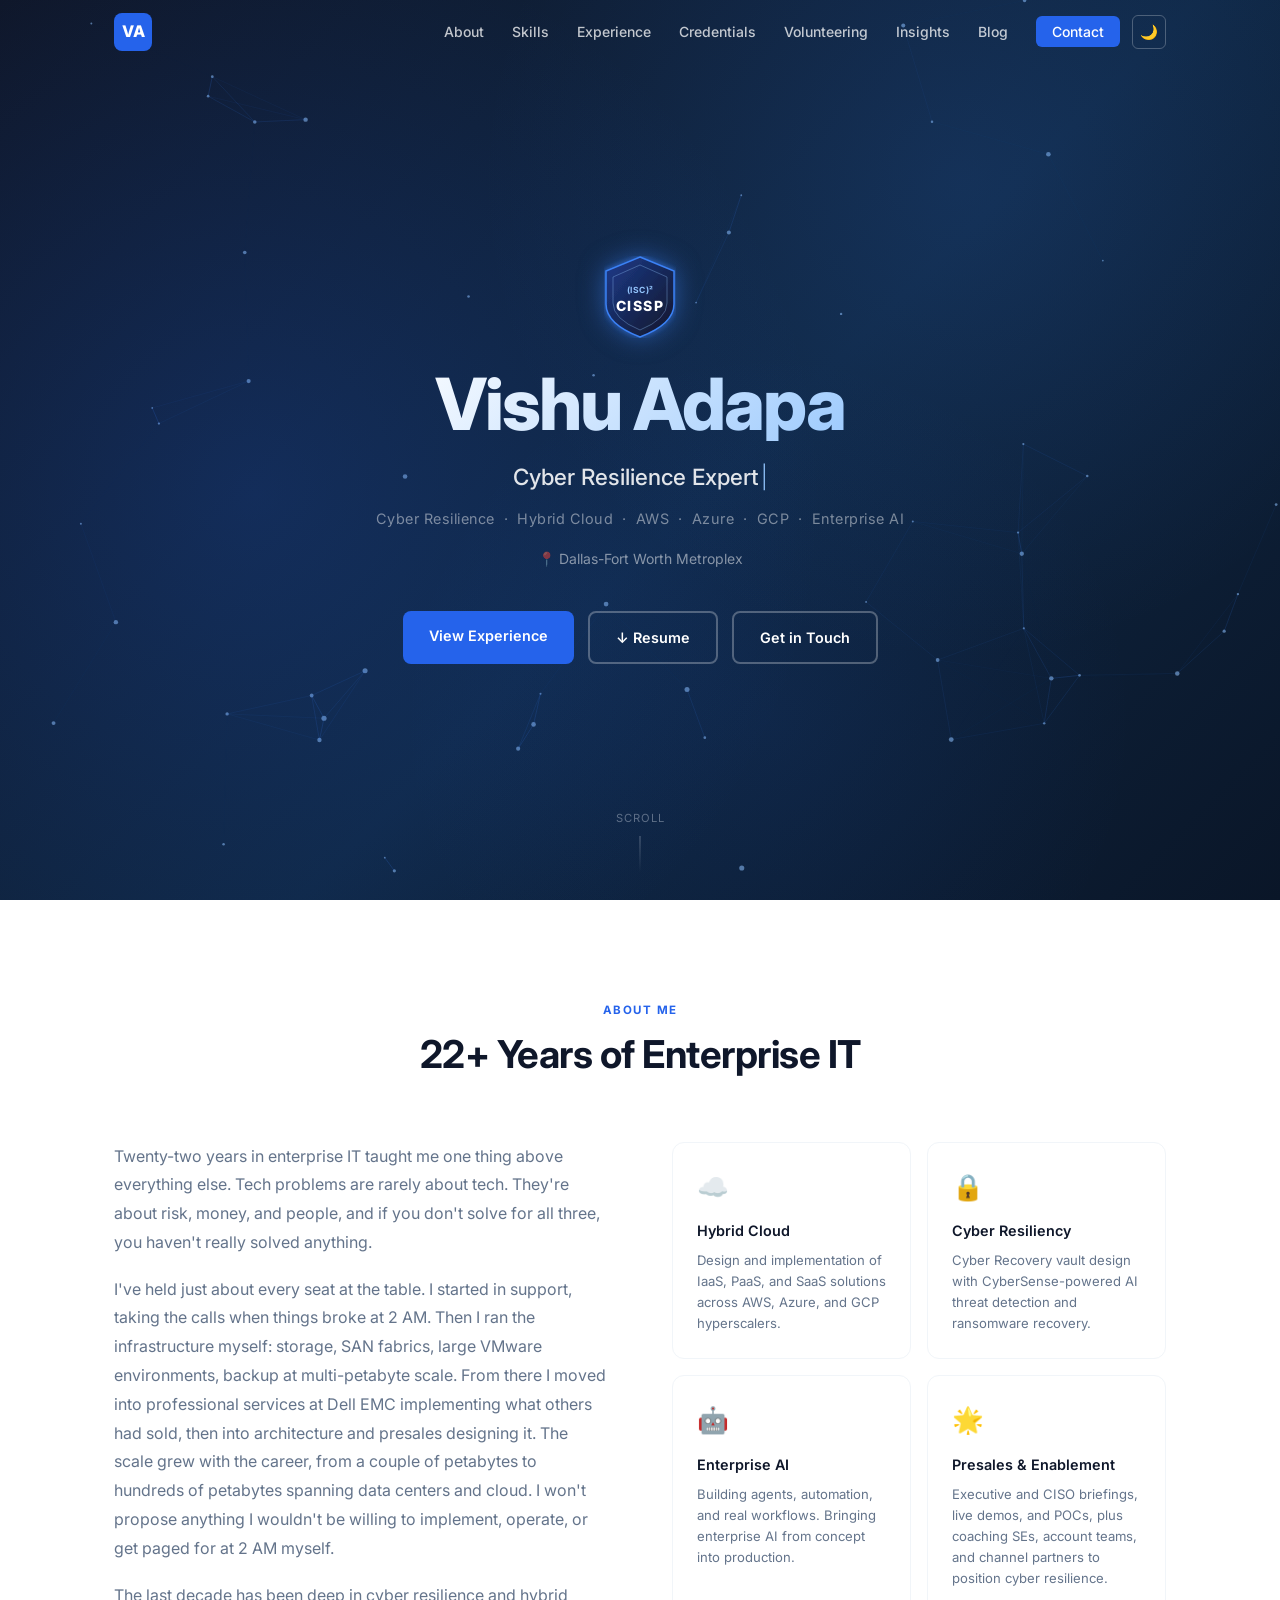
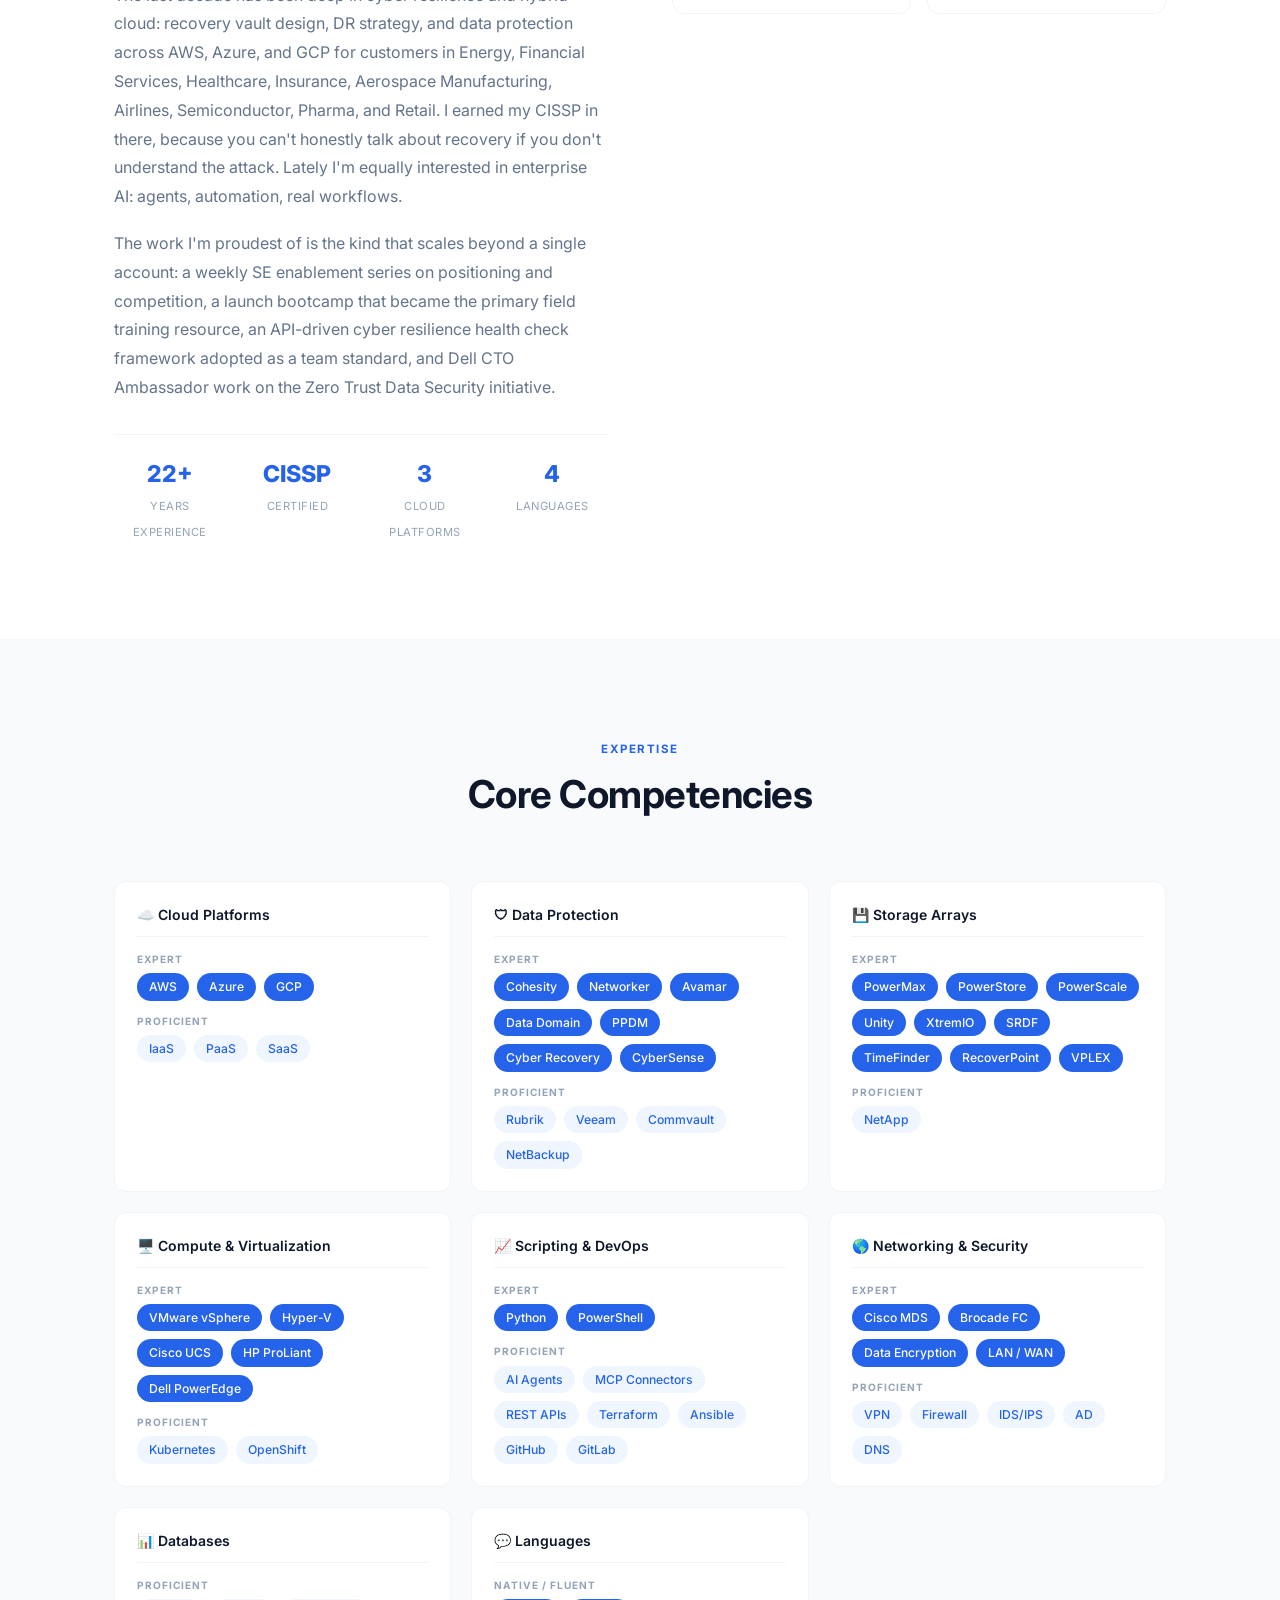
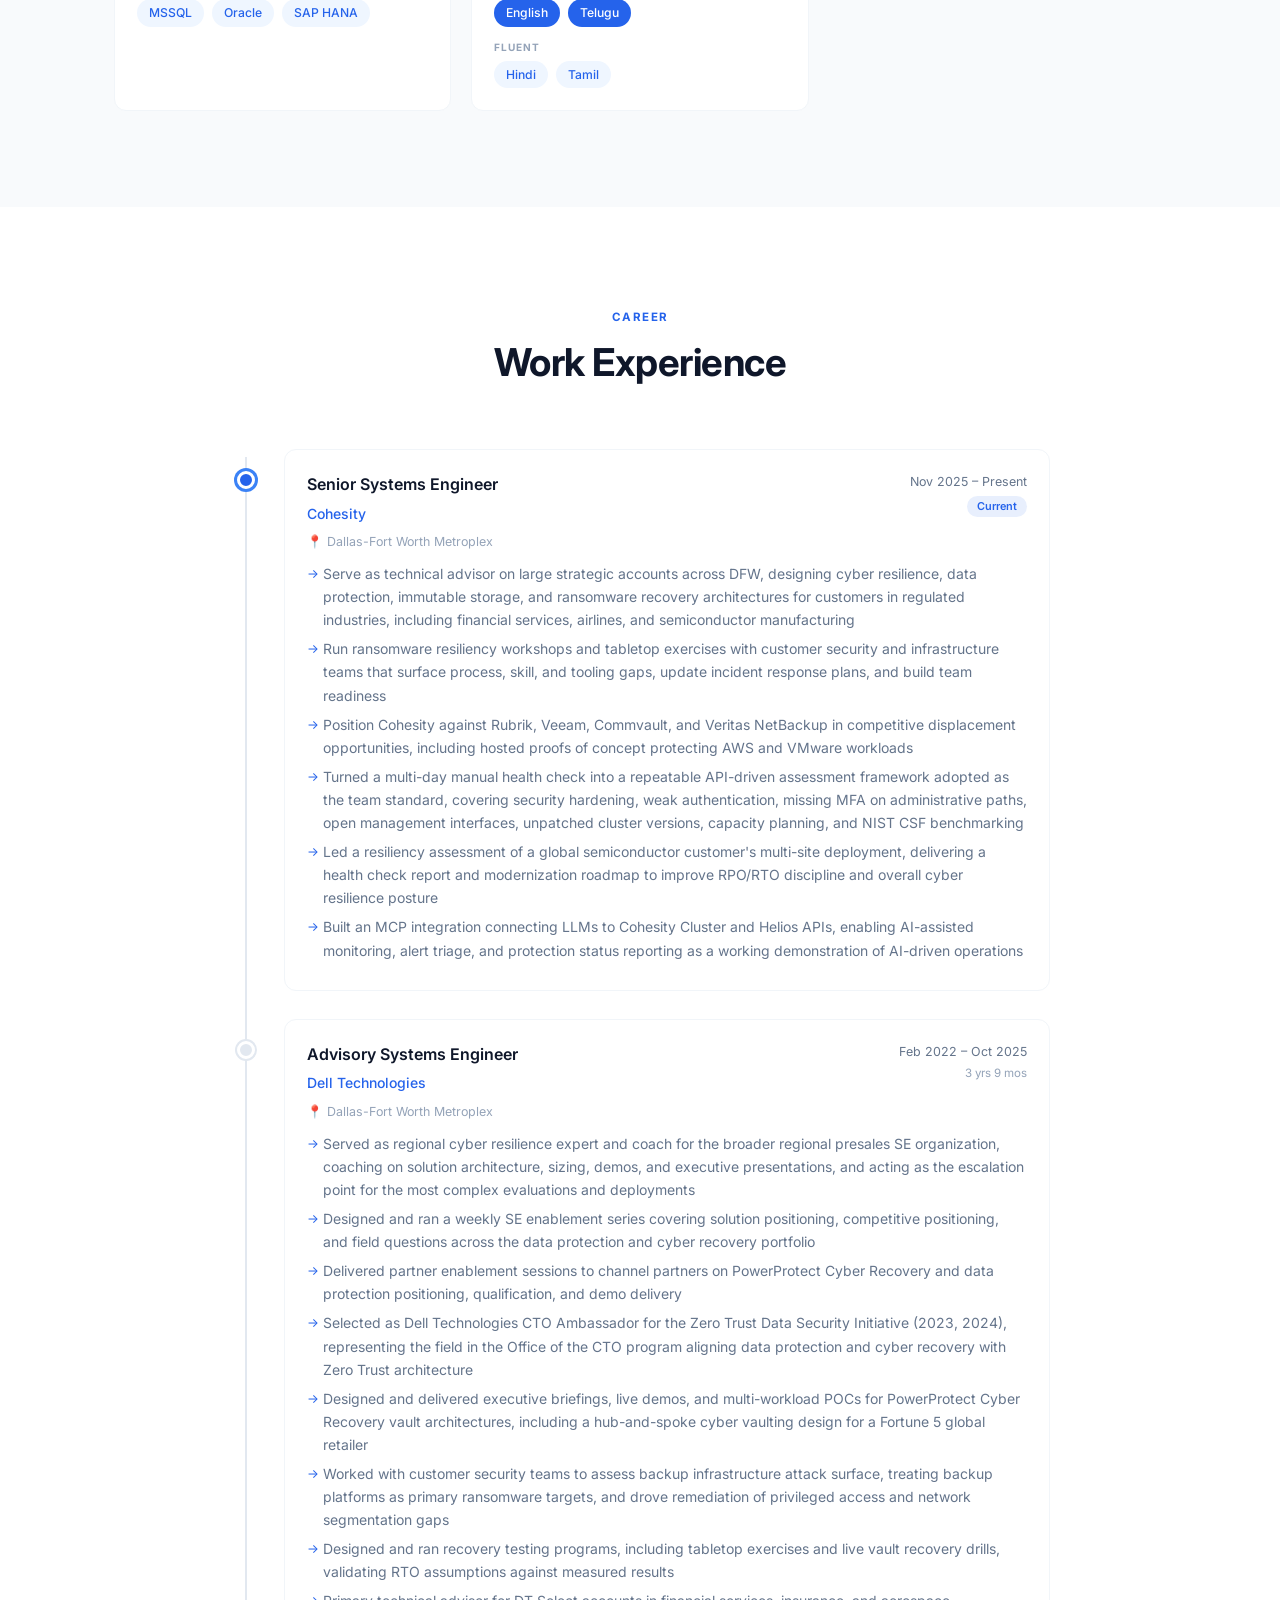
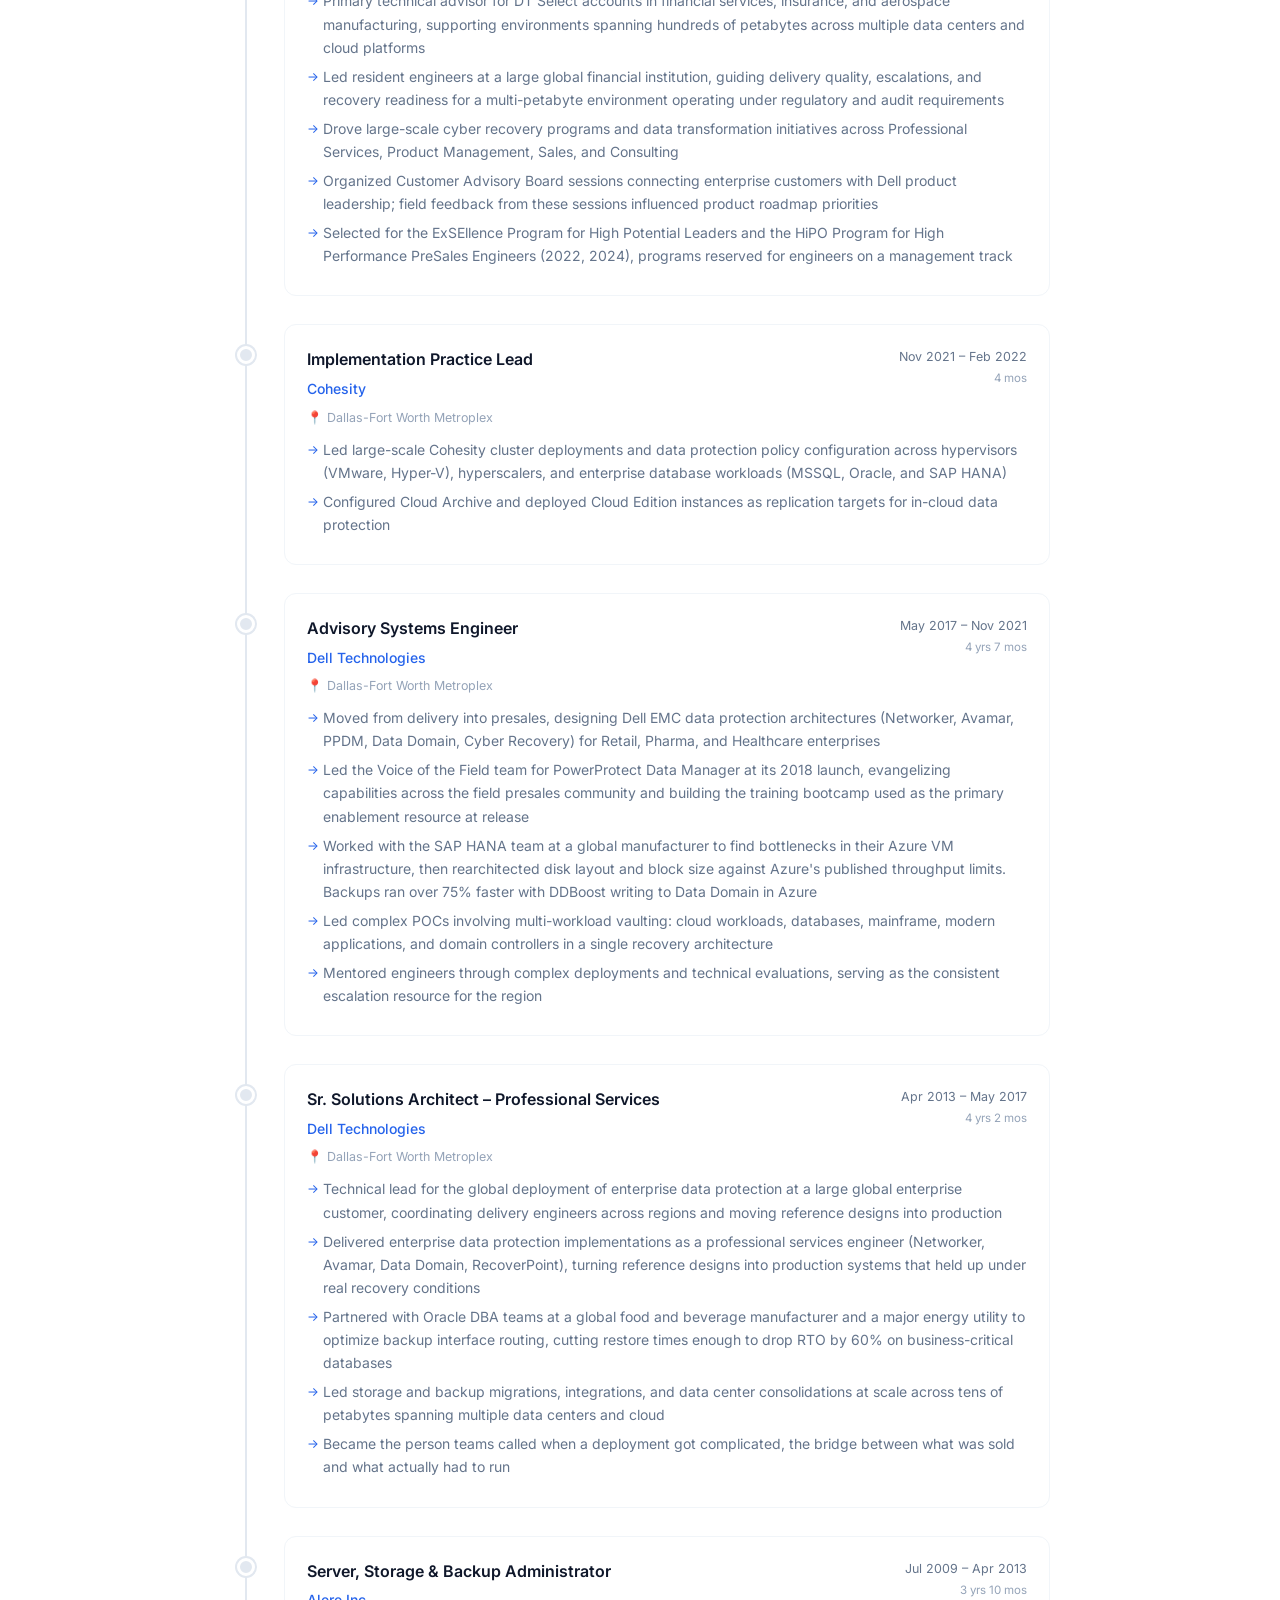
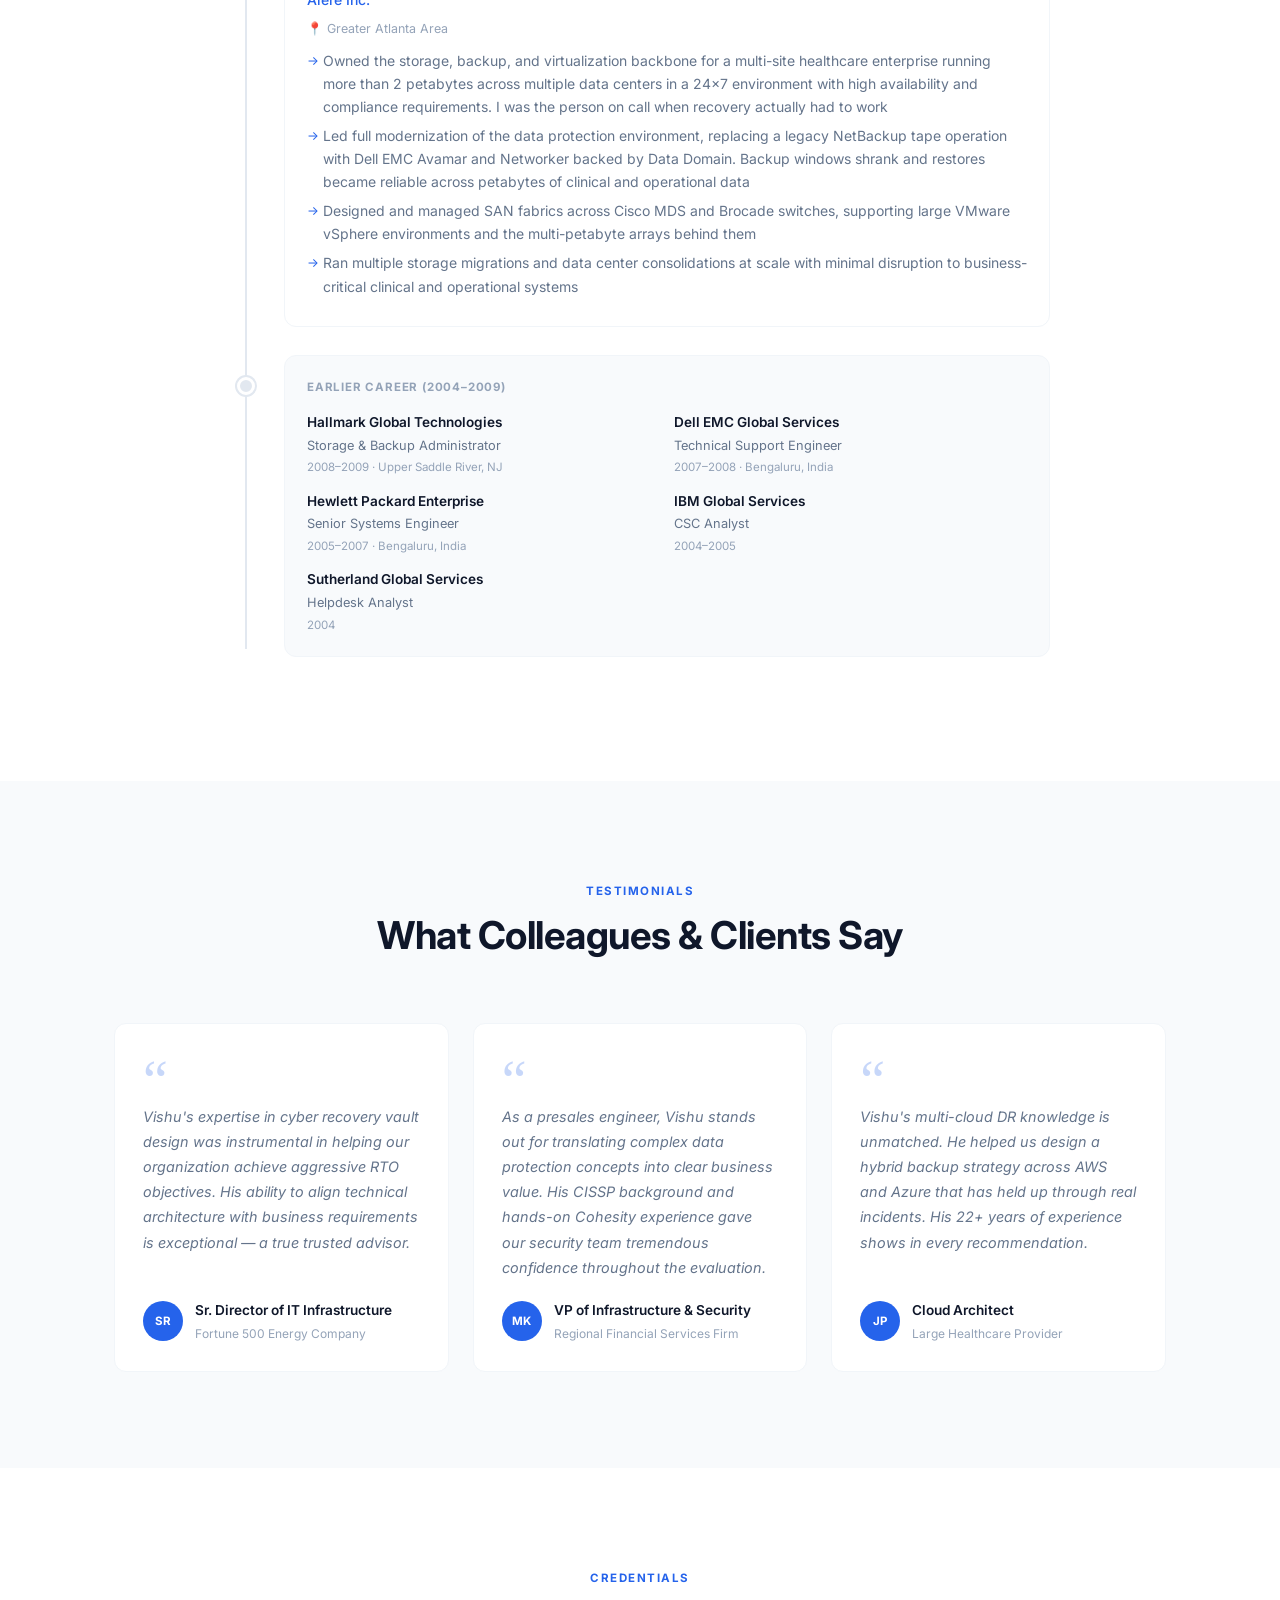
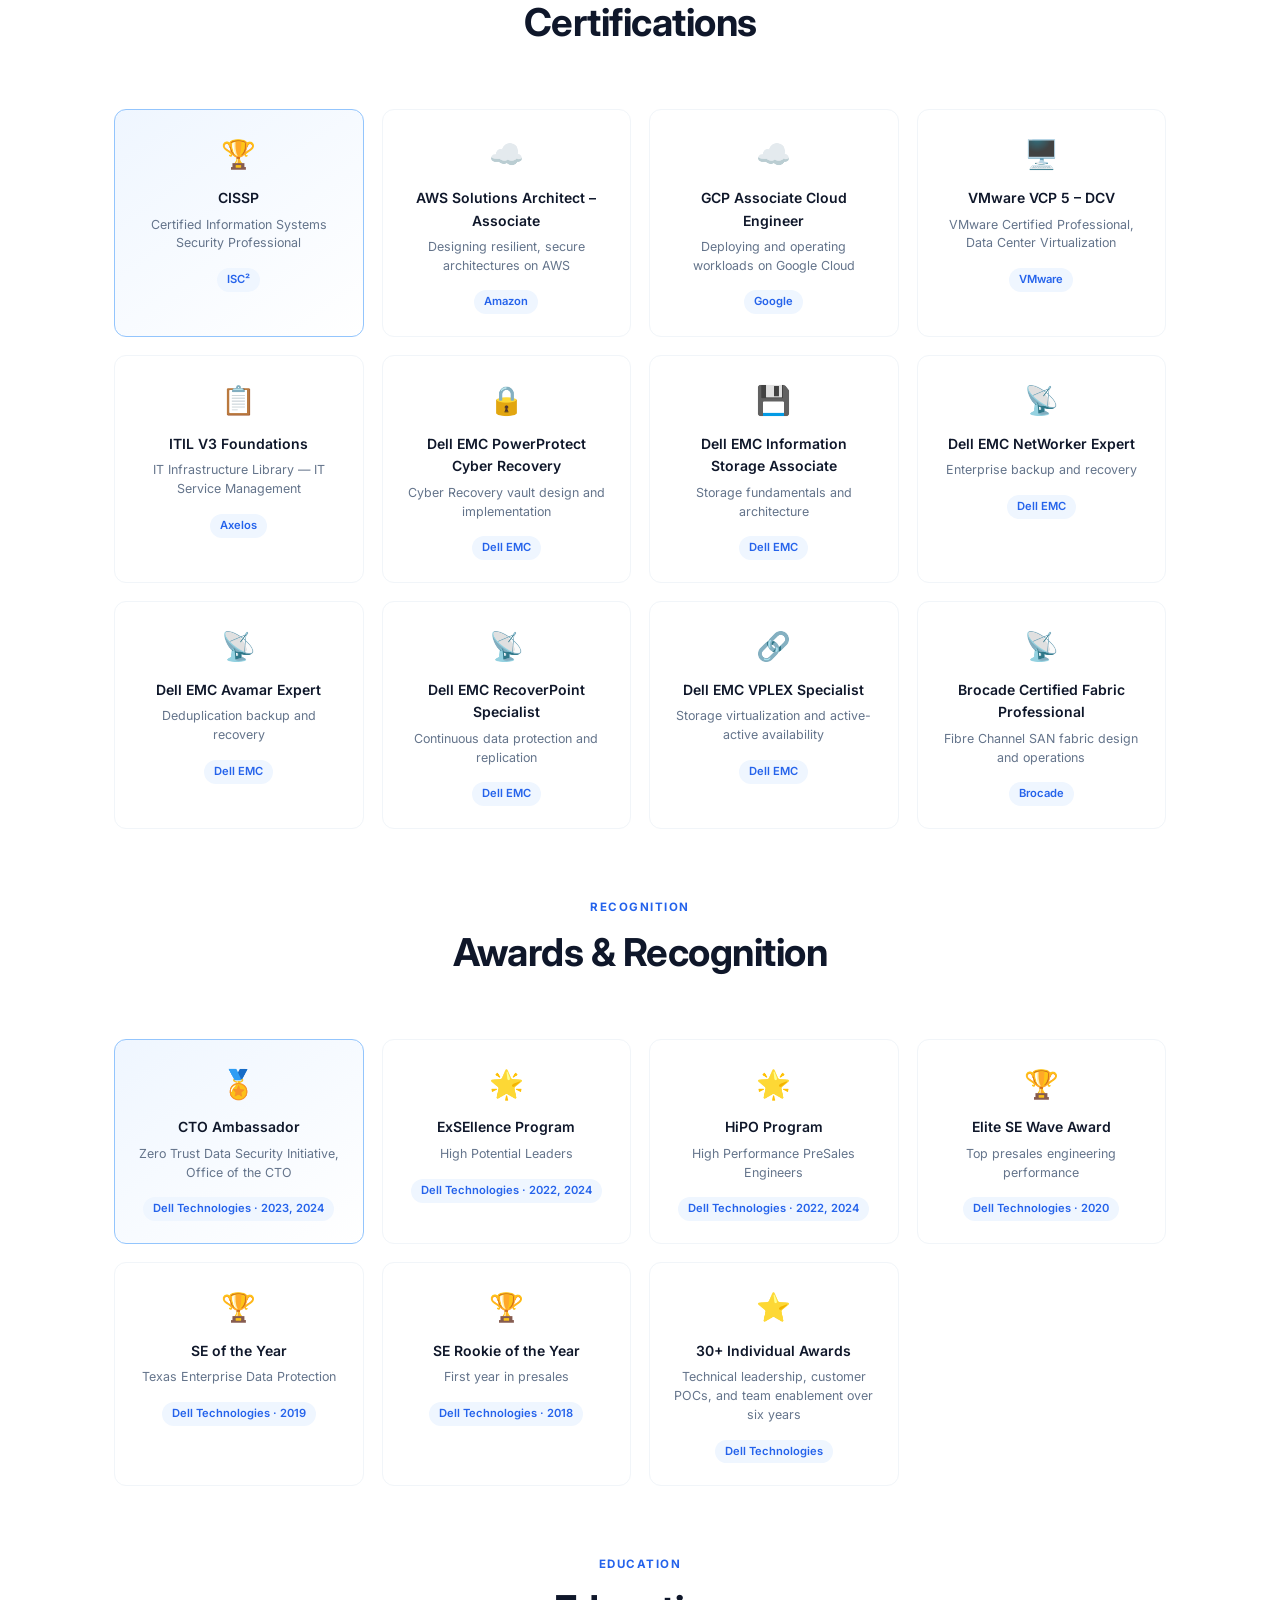
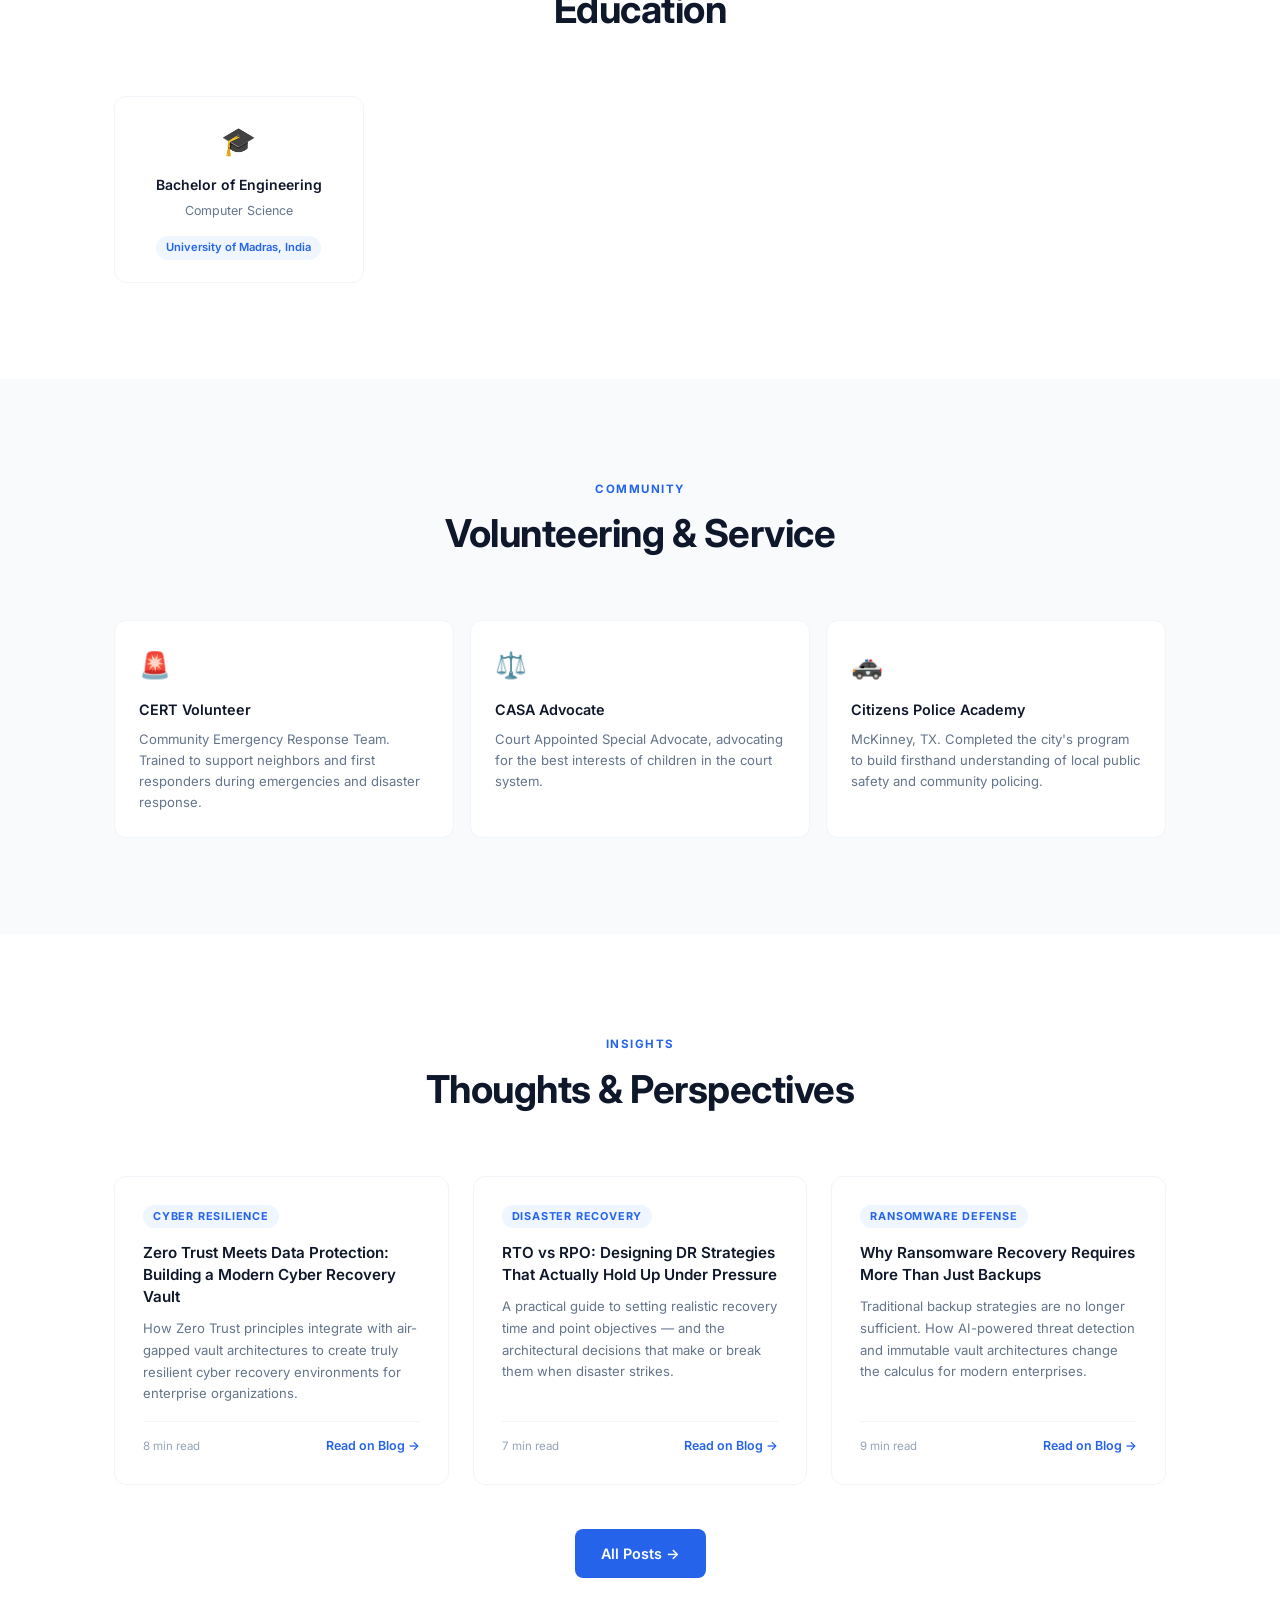
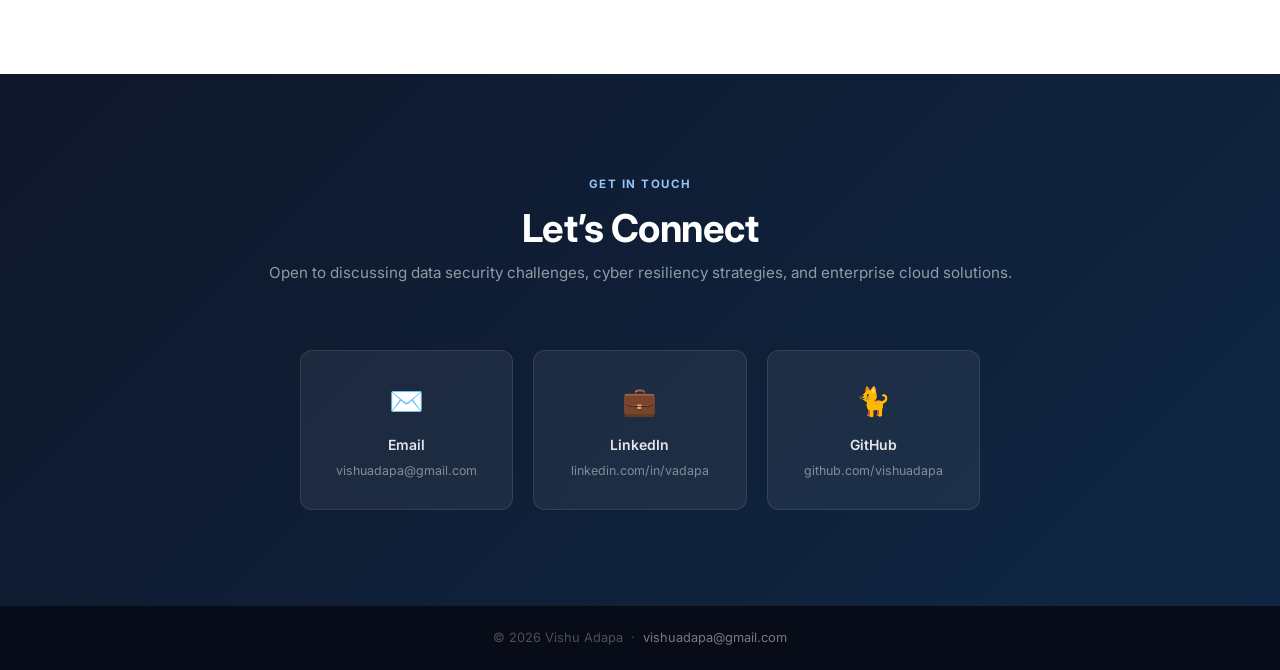
<file: index.html>
<!DOCTYPE html>
<html lang="en">
<head>
  <meta charset="UTF-8">
  <meta name="viewport" content="width=device-width, initial-scale=1.0">
  <meta name="description" content="Vishu Adapa, CISSP — Data Security & Cyber Resiliency Expert. 22+ years in enterprise IT, specializing in cyber resilience, ransomware recovery, and data protection across AWS, Azure, and GCP.">
  <title>Vishu Adapa, CISSP | Data Security & Cyber Resiliency Expert</title>

  <!-- Open Graph / Social Sharing -->
  <meta property="og:type" content="website">
  <meta property="og:title" content="Vishu Adapa, CISSP | Data Security & Cyber Resiliency Expert">
  <meta property="og:description" content="22+ years in cyber resilience, ransomware recovery, and data protection across AWS, Azure, and GCP. Senior Systems Engineer at Cohesity.">
  <meta property="og:image" content="https://vishuadapa.com/og-image.png">
  <meta property="og:url" content="https://vishuadapa.com">
  <meta name="twitter:card" content="summary_large_image">
  <meta name="twitter:title" content="Vishu Adapa, CISSP | Data Security & Cyber Resiliency Expert">
  <meta name="twitter:description" content="22+ years in cyber resilience, ransomware recovery, and data protection across AWS, Azure, and GCP. Senior Systems Engineer at Cohesity.">

  <link rel="preconnect" href="https://fonts.googleapis.com">
  <link rel="preconnect" href="https://fonts.gstatic.com" crossorigin>
  <link href="https://fonts.googleapis.com/css2?family=Inter:wght@300;400;500;600;700;800&display=swap" rel="stylesheet">
  <link rel="stylesheet" href="style.css">

  <!-- Prevent dark-mode flash -->
  <script>
    (function(){var t=localStorage.getItem('theme')||(matchMedia('(prefers-color-scheme:dark)').matches?'dark':'light');document.documentElement.setAttribute('data-theme',t);})();
  </script>
</head>
<body>

  <!-- ===== NAVBAR ===== -->
  <nav class="navbar" id="navbar">
    <div class="nav-container">
      <a href="#home" class="nav-logo">VA</a>
      <div class="nav-right">
        <ul class="nav-links" id="navLinks">
          <li><a href="#about">About</a></li>
          <li><a href="#skills">Skills</a></li>
          <li><a href="#experience">Experience</a></li>
          <li><a href="#certifications">Credentials</a></li>
          <li><a href="#volunteering">Volunteering</a></li>
          <li><a href="#insights">Insights</a></li>
          <li><a href="/blog/">Blog</a></li>
          <li><a href="#contact" class="nav-cta">Contact</a></li>
        </ul>
        <button class="dark-toggle" id="darkToggle" aria-label="Toggle dark mode">&#127769;</button>
        <button class="nav-toggle" id="navToggle" aria-label="Toggle navigation">
          <span></span><span></span><span></span>
        </button>
      </div>
    </div>
  </nav>

  <!-- ===== HERO ===== -->
  <section class="hero" id="home">
    <canvas class="hero-particles" id="heroCanvas"></canvas>
    <div class="hero-bg"></div>
    <div class="container hero-content">

      <!-- CISSP Shield Badge -->
      <div class="cissp-shield" title="Certified Information Systems Security Professional — ISC²">
        <svg width="72" height="82" viewBox="0 0 72 82" xmlns="http://www.w3.org/2000/svg" aria-label="CISSP Certified">
          <defs>
            <linearGradient id="sg" x1="0%" y1="0%" x2="100%" y2="100%">
              <stop offset="0%" stop-color="#1e3a8a"/>
              <stop offset="100%" stop-color="#0f172a"/>
            </linearGradient>
            <filter id="glow">
              <feGaussianBlur stdDeviation="2.5" result="blur"/>
              <feMerge><feMergeNode in="blur"/><feMergeNode in="SourceGraphic"/></feMerge>
            </filter>
          </defs>
          <path d="M36 1 L70 15 L70 48 Q70 68 36 81 Q2 68 2 48 L2 15 Z" fill="url(#sg)" stroke="#3b82f6" stroke-width="1.5" filter="url(#glow)"/>
          <path d="M36 9 L63 21 L63 47 Q63 63 36 74 Q9 63 9 47 L9 21 Z" fill="none" stroke="rgba(147,197,253,0.35)" stroke-width="1"/>
          <text x="36" y="37" text-anchor="middle" fill="#93c5fd" font-family="Inter,Arial,sans-serif" font-size="8.5" font-weight="700" letter-spacing="0.5">(ISC)²</text>
          <text x="36" y="55" text-anchor="middle" fill="#ffffff" font-family="Inter,Arial,sans-serif" font-size="14" font-weight="800" letter-spacing="1.5">CISSP</text>
        </svg>
      </div>

      <h1 class="hero-name hero-animate" style="--delay:.1s">Vishu Adapa</h1>

      <p class="hero-tagline hero-animate" style="--delay:.25s">
        <span id="typewriter"></span><span class="tw-cursor">|</span>
      </p>

      <p class="hero-subtitle hero-animate" style="--delay:.4s">Cyber Resilience &nbsp;·&nbsp; Hybrid Cloud &nbsp;·&nbsp; AWS &nbsp;·&nbsp; Azure &nbsp;·&nbsp; GCP &nbsp;·&nbsp; Enterprise AI</p>
      <p class="hero-location hero-animate" style="--delay:.5s">&#128205; Dallas-Fort Worth Metroplex</p>

      <div class="hero-actions hero-animate" style="--delay:.65s">
        <a href="#experience" class="btn btn-primary">View Experience</a>
        <a href="resume.pdf" download class="btn btn-outline">&#8595;&nbsp;Resume</a>
        <a href="#contact" class="btn btn-outline">Get in Touch</a>
      </div>
    </div>
    <div class="hero-scroll">
      <span>Scroll</span>
      <div class="scroll-line"></div>
    </div>
  </section>

  <!-- ===== ABOUT ===== -->
  <section class="section" id="about">
    <div class="container">
      <div class="section-header">
        <span class="section-tag">About Me</span>
        <h2>22+ Years of Enterprise IT</h2>
      </div>
      <div class="about-grid">
        <div class="about-text">
          <p>Twenty-two years in enterprise IT taught me one thing above everything else. Tech problems are rarely about tech. They're about risk, money, and people, and if you don't solve for all three, you haven't really solved anything.</p>
          <p>I've held just about every seat at the table. I started in support, taking the calls when things broke at 2 AM. Then I ran the infrastructure myself: storage, SAN fabrics, large VMware environments, backup at multi-petabyte scale. From there I moved into professional services at Dell EMC implementing what others had sold, then into architecture and presales designing it. The scale grew with the career, from a couple of petabytes to hundreds of petabytes spanning data centers and cloud. I won't propose anything I wouldn't be willing to implement, operate, or get paged for at 2 AM myself.</p>
          <p>The last decade has been deep in cyber resilience and hybrid cloud: recovery vault design, DR strategy, and data protection across AWS, Azure, and GCP for customers in Energy, Financial Services, Healthcare, Insurance, Aerospace Manufacturing, Airlines, Semiconductor, Pharma, and Retail. I earned my CISSP in there, because you can't honestly talk about recovery if you don't understand the attack. Lately I'm equally interested in enterprise AI: agents, automation, real workflows.</p>
          <p>The work I'm proudest of is the kind that scales beyond a single account: a weekly SE enablement series on positioning and competition, a launch bootcamp that became the primary field training resource, an API-driven cyber resilience health check framework adopted as a team standard, and Dell CTO Ambassador work on the Zero Trust Data Security initiative.</p>
          <div class="about-stats">
            <div class="stat">
              <span class="stat-number" data-count="22" data-suffix="+">0</span>
              <span class="stat-label">Years Experience</span>
            </div>
            <div class="stat">
              <span class="stat-number">CISSP</span>
              <span class="stat-label">Certified</span>
            </div>
            <div class="stat">
              <span class="stat-number" data-count="3">0</span>
              <span class="stat-label">Cloud Platforms</span>
            </div>
            <div class="stat">
              <span class="stat-number" data-count="4">0</span>
              <span class="stat-label">Languages</span>
            </div>
          </div>
        </div>
        <div class="about-highlights">
          <div class="highlight-card fade-in">
            <div class="highlight-icon">&#9729;&#65039;</div>
            <h3>Hybrid Cloud</h3>
            <p>Design and implementation of IaaS, PaaS, and SaaS solutions across AWS, Azure, and GCP hyperscalers.</p>
          </div>
          <div class="highlight-card fade-in">
            <div class="highlight-icon">&#128274;</div>
            <h3>Cyber Resiliency</h3>
            <p>Cyber Recovery vault design with CyberSense-powered AI threat detection and ransomware recovery.</p>
          </div>
          <div class="highlight-card fade-in">
            <div class="highlight-icon">&#129302;</div>
            <h3>Enterprise AI</h3>
            <p>Building agents, automation, and real workflows. Bringing enterprise AI from concept into production.</p>
          </div>
          <div class="highlight-card fade-in">
            <div class="highlight-icon">&#127775;</div>
            <h3>Presales &amp; Enablement</h3>
            <p>Executive and CISO briefings, live demos, and POCs, plus coaching SEs, account teams, and channel partners to position cyber resilience.</p>
          </div>
        </div>
      </div>
    </div>
  </section>

  <!-- ===== SKILLS ===== -->
  <section class="section section-alt" id="skills">
    <div class="container">
      <div class="section-header">
        <span class="section-tag">Expertise</span>
        <h2>Core Competencies</h2>
      </div>
      <div class="skills-grid">

        <div class="skill-category fade-in">
          <h3>&#9729;&#65039; Cloud Platforms</h3>
          <div class="skill-tier">
            <span class="tier-label">Expert</span>
            <div class="skill-tags">
              <span class="level-expert">AWS</span>
              <span class="level-expert">Azure</span>
              <span class="level-expert">GCP</span>
            </div>
          </div>
          <div class="skill-tier">
            <span class="tier-label">Proficient</span>
            <div class="skill-tags">
              <span>IaaS</span><span>PaaS</span><span>SaaS</span>
            </div>
          </div>
        </div>

        <div class="skill-category fade-in">
          <h3>&#128737; Data Protection</h3>
          <div class="skill-tier">
            <span class="tier-label">Expert</span>
            <div class="skill-tags">
              <span class="level-expert">Cohesity</span>
              <span class="level-expert">Networker</span>
              <span class="level-expert">Avamar</span>
              <span class="level-expert">Data Domain</span>
              <span class="level-expert">PPDM</span>
              <span class="level-expert">Cyber Recovery</span>
              <span class="level-expert">CyberSense</span>
            </div>
          </div>
          <div class="skill-tier">
            <span class="tier-label">Proficient</span>
            <div class="skill-tags">
              <span>Rubrik</span><span>Veeam</span><span>Commvault</span><span>NetBackup</span>
            </div>
          </div>
        </div>

        <div class="skill-category fade-in">
          <h3>&#128190; Storage Arrays</h3>
          <div class="skill-tier">
            <span class="tier-label">Expert</span>
            <div class="skill-tags">
              <span class="level-expert">PowerMax</span>
              <span class="level-expert">PowerStore</span>
              <span class="level-expert">PowerScale</span>
              <span class="level-expert">Unity</span>
              <span class="level-expert">XtremIO</span>
              <span class="level-expert">SRDF</span>
              <span class="level-expert">TimeFinder</span>
              <span class="level-expert">RecoverPoint</span>
              <span class="level-expert">VPLEX</span>
            </div>
          </div>
          <div class="skill-tier">
            <span class="tier-label">Proficient</span>
            <div class="skill-tags">
              <span>NetApp</span>
            </div>
          </div>
        </div>

        <div class="skill-category fade-in">
          <h3>&#128421;&#65039; Compute &amp; Virtualization</h3>
          <div class="skill-tier">
            <span class="tier-label">Expert</span>
            <div class="skill-tags">
              <span class="level-expert">VMware vSphere</span>
              <span class="level-expert">Hyper-V</span>
              <span class="level-expert">Cisco UCS</span>
              <span class="level-expert">HP ProLiant</span>
              <span class="level-expert">Dell PowerEdge</span>
            </div>
          </div>
          <div class="skill-tier">
            <span class="tier-label">Proficient</span>
            <div class="skill-tags">
              <span>Kubernetes</span><span>OpenShift</span>
            </div>
          </div>
        </div>

        <div class="skill-category fade-in">
          <h3>&#128200; Scripting &amp; DevOps</h3>
          <div class="skill-tier">
            <span class="tier-label">Expert</span>
            <div class="skill-tags">
              <span class="level-expert">Python</span>
              <span class="level-expert">PowerShell</span>
            </div>
          </div>
          <div class="skill-tier">
            <span class="tier-label">Proficient</span>
            <div class="skill-tags">
              <span>AI Agents</span><span>MCP Connectors</span><span>REST APIs</span><span>Terraform</span><span>Ansible</span><span>GitHub</span><span>GitLab</span>
            </div>
          </div>
        </div>

        <div class="skill-category fade-in">
          <h3>&#127758; Networking &amp; Security</h3>
          <div class="skill-tier">
            <span class="tier-label">Expert</span>
            <div class="skill-tags">
              <span class="level-expert">Cisco MDS</span>
              <span class="level-expert">Brocade FC</span>
              <span class="level-expert">Data Encryption</span>
              <span class="level-expert">LAN / WAN</span>
            </div>
          </div>
          <div class="skill-tier">
            <span class="tier-label">Proficient</span>
            <div class="skill-tags">
              <span>VPN</span><span>Firewall</span><span>IDS/IPS</span><span>AD</span><span>DNS</span>
            </div>
          </div>
        </div>

        <div class="skill-category fade-in">
          <h3>&#128202; Databases</h3>
          <div class="skill-tier">
            <span class="tier-label">Proficient</span>
            <div class="skill-tags">
              <span>MSSQL</span><span>Oracle</span><span>SAP HANA</span>
            </div>
          </div>
        </div>

        <div class="skill-category fade-in">
          <h3>&#128172; Languages</h3>
          <div class="skill-tier">
            <span class="tier-label">Native / Fluent</span>
            <div class="skill-tags">
              <span class="level-expert">English</span>
              <span class="level-expert">Telugu</span>
            </div>
          </div>
          <div class="skill-tier">
            <span class="tier-label">Fluent</span>
            <div class="skill-tags">
              <span>Hindi</span><span>Tamil</span>
            </div>
          </div>
        </div>

      </div>
    </div>
  </section>

  <!-- ===== EXPERIENCE ===== -->
  <section class="section" id="experience">
    <div class="container">
      <div class="section-header">
        <span class="section-tag">Career</span>
        <h2>Work Experience</h2>
      </div>
      <div class="timeline">

        <!-- Cohesity Current -->
        <div class="timeline-item">
          <div class="timeline-dot current"></div>
          <div class="timeline-card fade-in">
            <div class="timeline-header">
              <div>
                <h3>Senior Systems Engineer</h3>
                <span class="company">Cohesity</span>
              </div>
              <div class="timeline-meta">
                <span class="timeline-date">Nov 2025 – Present</span>
                <span class="timeline-badge current-badge">Current</span>
              </div>
            </div>
            <p class="timeline-location">&#128205; Dallas-Fort Worth Metroplex</p>
            <ul class="timeline-bullets">
              <li>Serve as technical advisor on large strategic accounts across DFW, designing cyber resilience, data protection, immutable storage, and ransomware recovery architectures for customers in regulated industries, including financial services, airlines, and semiconductor manufacturing</li>
              <li>Run ransomware resiliency workshops and tabletop exercises with customer security and infrastructure teams that surface process, skill, and tooling gaps, update incident response plans, and build team readiness</li>
              <li>Position Cohesity against Rubrik, Veeam, Commvault, and Veritas NetBackup in competitive displacement opportunities, including hosted proofs of concept protecting AWS and VMware workloads</li>
              <li>Turned a multi-day manual health check into a repeatable API-driven assessment framework adopted as the team standard, covering security hardening, weak authentication, missing MFA on administrative paths, open management interfaces, unpatched cluster versions, capacity planning, and NIST CSF benchmarking</li>
              <li>Led a resiliency assessment of a global semiconductor customer's multi-site deployment, delivering a health check report and modernization roadmap to improve RPO/RTO discipline and overall cyber resilience posture</li>
              <li>Built an MCP integration connecting LLMs to Cohesity Cluster and Helios APIs, enabling AI-assisted monitoring, alert triage, and protection status reporting as a working demonstration of AI-driven operations</li>
            </ul>
          </div>
        </div>

        <!-- Dell Technologies 2022-2025 -->
        <div class="timeline-item">
          <div class="timeline-dot"></div>
          <div class="timeline-card fade-in">
            <div class="timeline-header">
              <div>
                <h3>Advisory Systems Engineer</h3>
                <span class="company">Dell Technologies</span>
              </div>
              <div class="timeline-meta">
                <span class="timeline-date">Feb 2022 – Oct 2025</span>
                <span class="timeline-duration">3 yrs 9 mos</span>
              </div>
            </div>
            <p class="timeline-location">&#128205; Dallas-Fort Worth Metroplex</p>
            <ul class="timeline-bullets">
              <li>Served as regional cyber resilience expert and coach for the broader regional presales SE organization, coaching on solution architecture, sizing, demos, and executive presentations, and acting as the escalation point for the most complex evaluations and deployments</li>
              <li>Designed and ran a weekly SE enablement series covering solution positioning, competitive positioning, and field questions across the data protection and cyber recovery portfolio</li>
              <li>Delivered partner enablement sessions to channel partners on PowerProtect Cyber Recovery and data protection positioning, qualification, and demo delivery</li>
              <li>Selected as Dell Technologies CTO Ambassador for the Zero Trust Data Security Initiative (2023, 2024), representing the field in the Office of the CTO program aligning data protection and cyber recovery with Zero Trust architecture</li>
              <li>Designed and delivered executive briefings, live demos, and multi-workload POCs for PowerProtect Cyber Recovery vault architectures, including a hub-and-spoke cyber vaulting design for a Fortune 5 global retailer</li>
              <li>Worked with customer security teams to assess backup infrastructure attack surface, treating backup platforms as primary ransomware targets, and drove remediation of privileged access and network segmentation gaps</li>
              <li>Designed and ran recovery testing programs, including tabletop exercises and live vault recovery drills, validating RTO assumptions against measured results</li>
              <li>Primary technical advisor for DT Select accounts in financial services, insurance, and aerospace manufacturing, supporting environments spanning hundreds of petabytes across multiple data centers and cloud platforms</li>
              <li>Led resident engineers at a large global financial institution, guiding delivery quality, escalations, and recovery readiness for a multi-petabyte environment operating under regulatory and audit requirements</li>
              <li>Drove large-scale cyber recovery programs and data transformation initiatives across Professional Services, Product Management, Sales, and Consulting</li>
              <li>Organized Customer Advisory Board sessions connecting enterprise customers with Dell product leadership; field feedback from these sessions influenced product roadmap priorities</li>
              <li>Selected for the ExSEllence Program for High Potential Leaders and the HiPO Program for High Performance PreSales Engineers (2022, 2024), programs reserved for engineers on a management track</li>
            </ul>
          </div>
        </div>

        <!-- Cohesity Implementation Practice Lead -->
        <div class="timeline-item">
          <div class="timeline-dot"></div>
          <div class="timeline-card fade-in">
            <div class="timeline-header">
              <div>
                <h3>Implementation Practice Lead</h3>
                <span class="company">Cohesity</span>
              </div>
              <div class="timeline-meta">
                <span class="timeline-date">Nov 2021 – Feb 2022</span>
                <span class="timeline-duration">4 mos</span>
              </div>
            </div>
            <p class="timeline-location">&#128205; Dallas-Fort Worth Metroplex</p>
            <ul class="timeline-bullets">
              <li>Led large-scale Cohesity cluster deployments and data protection policy configuration across hypervisors (VMware, Hyper-V), hyperscalers, and enterprise database workloads (MSSQL, Oracle, and SAP HANA)</li>
              <li>Configured Cloud Archive and deployed Cloud Edition instances as replication targets for in-cloud data protection</li>
            </ul>
          </div>
        </div>

        <!-- Dell Technologies 2017-2021 -->
        <div class="timeline-item">
          <div class="timeline-dot"></div>
          <div class="timeline-card fade-in">
            <div class="timeline-header">
              <div>
                <h3>Advisory Systems Engineer</h3>
                <span class="company">Dell Technologies</span>
              </div>
              <div class="timeline-meta">
                <span class="timeline-date">May 2017 – Nov 2021</span>
                <span class="timeline-duration">4 yrs 7 mos</span>
              </div>
            </div>
            <p class="timeline-location">&#128205; Dallas-Fort Worth Metroplex</p>
            <ul class="timeline-bullets">
              <li>Moved from delivery into presales, designing Dell EMC data protection architectures (Networker, Avamar, PPDM, Data Domain, Cyber Recovery) for Retail, Pharma, and Healthcare enterprises</li>
              <li>Led the Voice of the Field team for PowerProtect Data Manager at its 2018 launch, evangelizing capabilities across the field presales community and building the training bootcamp used as the primary enablement resource at release</li>
              <li>Worked with the SAP HANA team at a global manufacturer to find bottlenecks in their Azure VM infrastructure, then rearchitected disk layout and block size against Azure's published throughput limits. Backups ran over 75% faster with DDBoost writing to Data Domain in Azure</li>
              <li>Led complex POCs involving multi-workload vaulting: cloud workloads, databases, mainframe, modern applications, and domain controllers in a single recovery architecture</li>
              <li>Mentored engineers through complex deployments and technical evaluations, serving as the consistent escalation resource for the region</li>
            </ul>
          </div>
        </div>

        <!-- Dell Technologies - Sr. Solutions Architect -->
        <div class="timeline-item">
          <div class="timeline-dot"></div>
          <div class="timeline-card fade-in">
            <div class="timeline-header">
              <div>
                <h3>Sr. Solutions Architect – Professional Services</h3>
                <span class="company">Dell Technologies</span>
              </div>
              <div class="timeline-meta">
                <span class="timeline-date">Apr 2013 – May 2017</span>
                <span class="timeline-duration">4 yrs 2 mos</span>
              </div>
            </div>
            <p class="timeline-location">&#128205; Dallas-Fort Worth Metroplex</p>
            <ul class="timeline-bullets">
              <li>Technical lead for the global deployment of enterprise data protection at a large global enterprise customer, coordinating delivery engineers across regions and moving reference designs into production</li>
              <li>Delivered enterprise data protection implementations as a professional services engineer (Networker, Avamar, Data Domain, RecoverPoint), turning reference designs into production systems that held up under real recovery conditions</li>
              <li>Partnered with Oracle DBA teams at a global food and beverage manufacturer and a major energy utility to optimize backup interface routing, cutting restore times enough to drop RTO by 60% on business-critical databases</li>
              <li>Led storage and backup migrations, integrations, and data center consolidations at scale across tens of petabytes spanning multiple data centers and cloud</li>
              <li>Became the person teams called when a deployment got complicated, the bridge between what was sold and what actually had to run</li>
            </ul>
          </div>
        </div>

        <!-- Alere Inc. -->
        <div class="timeline-item">
          <div class="timeline-dot"></div>
          <div class="timeline-card fade-in">
            <div class="timeline-header">
              <div>
                <h3>Server, Storage &amp; Backup Administrator</h3>
                <span class="company">Alere Inc.</span>
              </div>
              <div class="timeline-meta">
                <span class="timeline-date">Jul 2009 – Apr 2013</span>
                <span class="timeline-duration">3 yrs 10 mos</span>
              </div>
            </div>
            <p class="timeline-location">&#128205; Greater Atlanta Area</p>
            <ul class="timeline-bullets">
              <li>Owned the storage, backup, and virtualization backbone for a multi-site healthcare enterprise running more than 2 petabytes across multiple data centers in a 24x7 environment with high availability and compliance requirements. I was the person on call when recovery actually had to work</li>
              <li>Led full modernization of the data protection environment, replacing a legacy NetBackup tape operation with Dell EMC Avamar and Networker backed by Data Domain. Backup windows shrank and restores became reliable across petabytes of clinical and operational data</li>
              <li>Designed and managed SAN fabrics across Cisco MDS and Brocade switches, supporting large VMware vSphere environments and the multi-petabyte arrays behind them</li>
              <li>Ran multiple storage migrations and data center consolidations at scale with minimal disruption to business-critical clinical and operational systems</li>
            </ul>
          </div>
        </div>

        <!-- Earlier Career -->
        <div class="timeline-item">
          <div class="timeline-dot"></div>
          <div class="timeline-card earlier-card fade-in">
            <h3 class="earlier-title">Earlier Career (2004–2009)</h3>
            <div class="earlier-roles">
              <div class="earlier-role">
                <span class="earlier-company">Hallmark Global Technologies</span>
                <span class="earlier-position">Storage &amp; Backup Administrator</span>
                <span class="earlier-dates">2008–2009 &middot; Upper Saddle River, NJ</span>
              </div>
              <div class="earlier-role">
                <span class="earlier-company">Dell EMC Global Services</span>
                <span class="earlier-position">Technical Support Engineer</span>
                <span class="earlier-dates">2007–2008 &middot; Bengaluru, India</span>
              </div>
              <div class="earlier-role">
                <span class="earlier-company">Hewlett Packard Enterprise</span>
                <span class="earlier-position">Senior Systems Engineer</span>
                <span class="earlier-dates">2005–2007 &middot; Bengaluru, India</span>
              </div>
              <div class="earlier-role">
                <span class="earlier-company">IBM Global Services</span>
                <span class="earlier-position">CSC Analyst</span>
                <span class="earlier-dates">2004–2005</span>
              </div>
              <div class="earlier-role">
                <span class="earlier-company">Sutherland Global Services</span>
                <span class="earlier-position">Helpdesk Analyst</span>
                <span class="earlier-dates">2004</span>
              </div>
            </div>
          </div>
        </div>

      </div>
    </div>
  </section>

  <!-- ===== TESTIMONIALS ===== -->
  <section class="section section-alt" id="testimonials">
    <div class="container">
      <div class="section-header">
        <span class="section-tag">Testimonials</span>
        <h2>What Colleagues &amp; Clients Say</h2>
      </div>
      <div class="testimonials-grid">

        <div class="testimonial-card fade-in">
          <div class="testimonial-quote">&ldquo;</div>
          <p>Vishu's expertise in cyber recovery vault design was instrumental in helping our organization achieve aggressive RTO objectives. His ability to align technical architecture with business requirements is exceptional — a true trusted advisor.</p>
          <div class="testimonial-author">
            <div class="author-avatar">SR</div>
            <div class="author-info">
              <span class="author-name">Sr. Director of IT Infrastructure</span>
              <span class="author-title">Fortune 500 Energy Company</span>
            </div>
          </div>
        </div>

        <div class="testimonial-card fade-in">
          <div class="testimonial-quote">&ldquo;</div>
          <p>As a presales engineer, Vishu stands out for translating complex data protection concepts into clear business value. His CISSP background and hands-on Cohesity experience gave our security team tremendous confidence throughout the evaluation.</p>
          <div class="testimonial-author">
            <div class="author-avatar">MK</div>
            <div class="author-info">
              <span class="author-name">VP of Infrastructure &amp; Security</span>
              <span class="author-title">Regional Financial Services Firm</span>
            </div>
          </div>
        </div>

        <div class="testimonial-card fade-in">
          <div class="testimonial-quote">&ldquo;</div>
          <p>Vishu's multi-cloud DR knowledge is unmatched. He helped us design a hybrid backup strategy across AWS and Azure that has held up through real incidents. His 22+ years of experience shows in every recommendation.</p>
          <div class="testimonial-author">
            <div class="author-avatar">JP</div>
            <div class="author-info">
              <span class="author-name">Cloud Architect</span>
              <span class="author-title">Large Healthcare Provider</span>
            </div>
          </div>
        </div>

      
  </section>

  <!-- ===== CERTIFICATIONS ===== -->
  <section class="section" id="certifications">
    <div class="container">
      <div class="section-header">
        <span class="section-tag">Credentials</span>
        <h2>Certifications</h2>
      </div>
      <div class="certs-grid">
        <a href="https://www.isc2.org/certifications/cissp" target="_blank" rel="noopener noreferrer" class="cert-card featured fade-in">
          <div class="cert-icon">&#127942;</div>
          <h3>CISSP</h3>
          <p>Certified Information Systems Security Professional</p>
          <span class="cert-issuer">ISC&#178;</span>
        </a>
        <a href="https://aws.amazon.com/certification/" target="_blank" rel="noopener noreferrer" class="cert-card fade-in">
          <div class="cert-icon">&#9729;&#65039;</div>
          <h3>AWS Solutions Architect – Associate</h3>
          <p>Designing resilient, secure architectures on AWS</p>
          <span class="cert-issuer">Amazon</span>
        </a>
        <a href="https://cloud.google.com/certification/" target="_blank" rel="noopener noreferrer" class="cert-card fade-in">
          <div class="cert-icon">&#9729;&#65039;</div>
          <h3>GCP Associate Cloud Engineer</h3>
          <p>Deploying and operating workloads on Google Cloud</p>
          <span class="cert-issuer">Google</span>
        </a>
        <a href="https://www.vmware.com/learning/certification.html" target="_blank" rel="noopener noreferrer" class="cert-card fade-in">
          <div class="cert-icon">&#128421;&#65039;</div>
          <h3>VMware VCP 5 – DCV</h3>
          <p>VMware Certified Professional, Data Center Virtualization</p>
          <span class="cert-issuer">VMware</span>
        </a>
        <a href="https://www.axelos.com/certifications/itil-service-management/" target="_blank" rel="noopener noreferrer" class="cert-card fade-in">
          <div class="cert-icon">&#128203;</div>
          <h3>ITIL V3 Foundations</h3>
          <p>IT Infrastructure Library — IT Service Management</p>
          <span class="cert-issuer">Axelos</span>
        </a>
        <a href="https://education.delltechnologies.com/" target="_blank" rel="noopener noreferrer" class="cert-card fade-in">
          <div class="cert-icon">&#128274;</div>
          <h3>Dell EMC PowerProtect Cyber Recovery</h3>
          <p>Cyber Recovery vault design and implementation</p>
          <span class="cert-issuer">Dell EMC</span>
        </a>
        <a href="https://education.delltechnologies.com/" target="_blank" rel="noopener noreferrer" class="cert-card fade-in">
          <div class="cert-icon">&#128190;</div>
          <h3>Dell EMC Information Storage Associate</h3>
          <p>Storage fundamentals and architecture</p>
          <span class="cert-issuer">Dell EMC</span>
        </a>
        <a href="https://education.delltechnologies.com/" target="_blank" rel="noopener noreferrer" class="cert-card fade-in">
          <div class="cert-icon">&#128225;</div>
          <h3>Dell EMC NetWorker Expert</h3>
          <p>Enterprise backup and recovery</p>
          <span class="cert-issuer">Dell EMC</span>
        </a>
        <a href="https://education.delltechnologies.com/" target="_blank" rel="noopener noreferrer" class="cert-card fade-in">
          <div class="cert-icon">&#128225;</div>
          <h3>Dell EMC Avamar Expert</h3>
          <p>Deduplication backup and recovery</p>
          <span class="cert-issuer">Dell EMC</span>
        </a>
        <a href="https://education.delltechnologies.com/" target="_blank" rel="noopener noreferrer" class="cert-card fade-in">
          <div class="cert-icon">&#128225;</div>
          <h3>Dell EMC RecoverPoint Specialist</h3>
          <p>Continuous data protection and replication</p>
          <span class="cert-issuer">Dell EMC</span>
        </a>
        <a href="https://education.delltechnologies.com/" target="_blank" rel="noopener noreferrer" class="cert-card fade-in">
          <div class="cert-icon">&#128279;</div>
          <h3>Dell EMC VPLEX Specialist</h3>
          <p>Storage virtualization and active-active availability</p>
          <span class="cert-issuer">Dell EMC</span>
        </a>
        <div class="cert-card fade-in">
          <div class="cert-icon">&#128225;</div>
          <h3>Brocade Certified Fabric Professional</h3>
          <p>Fibre Channel SAN fabric design and operations</p>
          <span class="cert-issuer">Brocade</span>
        </div>
      </div>

      <div class="section-header subsection-header" id="awards">
        <span class="section-tag">Recognition</span>
        <h2>Awards &amp; Recognition</h2>
      </div>
      <div class="certs-grid">
        <div class="cert-card featured fade-in">
          <div class="cert-icon">&#127941;</div>
          <h3>CTO Ambassador</h3>
          <p>Zero Trust Data Security Initiative, Office of the CTO</p>
          <span class="cert-issuer">Dell Technologies &middot; 2023, 2024</span>
        </div>
        <div class="cert-card fade-in">
          <div class="cert-icon">&#127775;</div>
          <h3>ExSEllence Program</h3>
          <p>High Potential Leaders</p>
          <span class="cert-issuer">Dell Technologies &middot; 2022, 2024</span>
        </div>
        <div class="cert-card fade-in">
          <div class="cert-icon">&#127775;</div>
          <h3>HiPO Program</h3>
          <p>High Performance PreSales Engineers</p>
          <span class="cert-issuer">Dell Technologies &middot; 2022, 2024</span>
        </div>
        <div class="cert-card fade-in">
          <div class="cert-icon">&#127942;</div>
          <h3>Elite SE Wave Award</h3>
          <p>Top presales engineering performance</p>
          <span class="cert-issuer">Dell Technologies &middot; 2020</span>
        </div>
        <div class="cert-card fade-in">
          <div class="cert-icon">&#127942;</div>
          <h3>SE of the Year</h3>
          <p>Texas Enterprise Data Protection</p>
          <span class="cert-issuer">Dell Technologies &middot; 2019</span>
        </div>
        <div class="cert-card fade-in">
          <div class="cert-icon">&#127942;</div>
          <h3>SE Rookie of the Year</h3>
          <p>First year in presales</p>
          <span class="cert-issuer">Dell Technologies &middot; 2018</span>
        </div>
        <div class="cert-card fade-in">
          <div class="cert-icon">&#11088;</div>
          <h3>30+ Individual Awards</h3>
          <p>Technical leadership, customer POCs, and team enablement over six years</p>
          <span class="cert-issuer">Dell Technologies</span>
        </div>
      </div>

      <div class="section-header subsection-header" id="education">
        <span class="section-tag">Education</span>
        <h2>Education</h2>
      </div>
      <div class="certs-grid">
        <div class="cert-card fade-in">
          <div class="cert-icon">&#127891;</div>
          <h3>Bachelor of Engineering</h3>
          <p>Computer Science</p>
          <span class="cert-issuer">University of Madras, India</span>
        </div>
      </div>
    </div>
  </section>

  <!-- ===== VOLUNTEERING ===== -->
  <section class="section section-alt" id="volunteering">
    <div class="container">
      <div class="section-header">
        <span class="section-tag">Community</span>
        <h2>Volunteering &amp; Service</h2>
      </div>
      <div class="about-highlights volunteer-grid">
        <div class="highlight-card fade-in">
          <div class="highlight-icon">&#128680;</div>
          <h3>CERT Volunteer</h3>
          <p>Community Emergency Response Team. Trained to support neighbors and first responders during emergencies and disaster response.</p>
        </div>
        <div class="highlight-card fade-in">
          <div class="highlight-icon">&#9878;&#65039;</div>
          <h3>CASA Advocate</h3>
          <p>Court Appointed Special Advocate, advocating for the best interests of children in the court system.</p>
        </div>
        <div class="highlight-card fade-in">
          <div class="highlight-icon">&#128659;</div>
          <h3>Citizens Police Academy</h3>
          <p>McKinney, TX. Completed the city's program to build firsthand understanding of local public safety and community policing.</p>
        </div>
      </div>
    </div>
  </section>

  <!-- ===== INSIGHTS ===== -->
  <section class="section" id="insights">
    <div class="container">
      <div class="section-header">
        <span class="section-tag">Insights</span>
        <h2>Thoughts &amp; Perspectives</h2>
      </div>
      <div class="insights-grid">

        <article class="insight-card fade-in">
          <span class="insight-tag">Cyber Resilience</span>
          <h3>Zero Trust Meets Data Protection: Building a Modern Cyber Recovery Vault</h3>
          <p>How Zero Trust principles integrate with air-gapped vault architectures to create truly resilient cyber recovery environments for enterprise organizations.</p>
          <div class="insight-footer">
            <span class="insight-read">8 min read</span>
            <a href="/blog/#zero-trust-cyber-recovery-vault" class="insight-link">Read on Blog &rarr;</a>
          </div>
        </article>

        <article class="insight-card fade-in">
          <span class="insight-tag">Disaster Recovery</span>
          <h3>RTO vs RPO: Designing DR Strategies That Actually Hold Up Under Pressure</h3>
          <p>A practical guide to setting realistic recovery time and point objectives — and the architectural decisions that make or break them when disaster strikes.</p>
          <div class="insight-footer">
            <span class="insight-read">7 min read</span>
            <a href="/blog/#rto-vs-rpo-dr-design" class="insight-link">Read on Blog &rarr;</a>
          </div>
        </article>

        <article class="insight-card fade-in">
          <span class="insight-tag">Ransomware Defense</span>
          <h3>Why Ransomware Recovery Requires More Than Just Backups</h3>
          <p>Traditional backup strategies are no longer sufficient. How AI-powered threat detection and immutable vault architectures change the calculus for modern enterprises.</p>
          <div class="insight-footer">
            <span class="insight-read">9 min read</span>
            <a href="/blog/#ransomware-beyond-backups" class="insight-link">Read on Blog &rarr;</a>
          </div>
        </article>

      </div>

      <div style="text-align:center;margin-top:44px">
        <a href="/blog/" class="btn btn-primary">All Posts &rarr;</a>
      </div>

    </div>
  </section>

  <!-- ===== CONTACT ===== -->
  <section class="section contact-section" id="contact">
    <div class="container">
      <div class="section-header light">
        <span class="section-tag-light">Get in Touch</span>
        <h2>Let&#8217;s Connect</h2>
        <p class="contact-intro">Open to discussing data security challenges, cyber resiliency strategies, and enterprise cloud solutions.</p>
      </div>
      <div class="contact-grid">
        <a href="mailto:vishuadapa@gmail.com" class="contact-card">
          <div class="contact-icon">&#9993;&#65039;</div>
          <h3>Email</h3>
          <p>vishuadapa@gmail.com</p>
        </a>
        <a href="https://www.linkedin.com/in/vadapa" target="_blank" rel="noopener noreferrer" class="contact-card">
          <div class="contact-icon">&#128188;</div>
          <h3>LinkedIn</h3>
          <p>linkedin.com/in/vadapa</p>
        </a>
        <a href="https://github.com/vishuadapa" target="_blank" rel="noopener noreferrer" class="contact-card">
          <div class="contact-icon">&#128008;</div>
          <h3>GitHub</h3>
          <p>github.com/vishuadapa</p>
        </a>
      </div>
    </div>
  </section>

  <!-- ===== FOOTER ===== -->
  <footer class="footer">
    <div class="container">
      <p>&copy; 2026 Vishu Adapa &nbsp;&middot;&nbsp; <a href="mailto:vishuadapa@gmail.com">vishuadapa@gmail.com</a></p>
    </div>
  </footer>

  <!-- Back to top -->
  <button class="back-to-top" id="backToTop" aria-label="Scroll to top">&#8593;</button>

  <script src="script.js"></script>
</body>
</html>
</file>
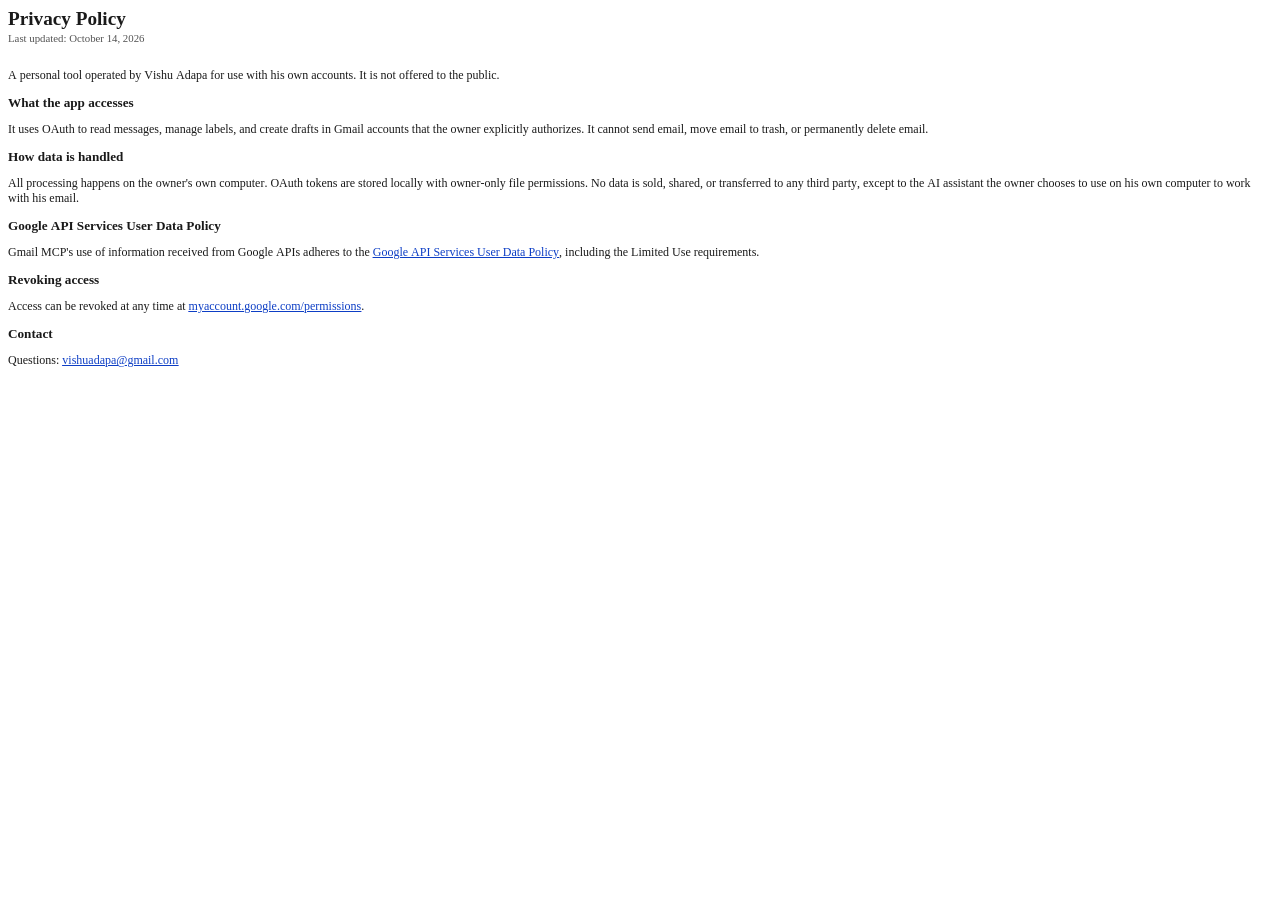
<file: privacy.html>
<!DOCTYPE html PUBLIC "-//W3C//DTD HTML 4.01//EN" "http://www.w3.org/TR/html4/strict.dtd">
<html>
<head>
  <meta http-equiv="Content-Type" content="text/html; charset=utf-8">
  <meta http-equiv="Content-Style-Type" content="text/css">
  <title></title>
  <meta name="Generator" content="Cocoa HTML Writer">
  <meta name="CocoaVersion" content="2685.4">
  <style type="text/css">
    p.p2 {margin: 0.0px 0.0px 24.0px 0.0px; font: 10.8px 'Helvetica Neue'; color: #535353; -webkit-text-stroke: #535353}
    p.p3 {margin: 0.0px 0.0px 12.0px 0.0px; font: 12.0px 'Helvetica Neue'; color: #1a1a1a; -webkit-text-stroke: #1a1a1a}
    p.p5 {margin: 0.0px 0.0px 12.0px 0.0px; font: 12.0px 'Helvetica Neue'; color: #0d3ec5; -webkit-text-stroke: #0d3ec5}
    span.s1 {font-kerning: none}
    span.s2 {font: 12.0px 'Helvetica Neue'; text-decoration: underline ; font-kerning: none; color: #0d3ec5; -webkit-text-stroke: 0px #0d3ec5}
    span.s3 {font-kerning: none; color: #1a1a1a; -webkit-text-stroke: 0px #1a1a1a}
    span.s4 {text-decoration: underline ; font-kerning: none; color: #0d3ec5; -webkit-text-stroke: 0px #0d3ec5}
  </style>
</head>
<body>
<h1 style="margin: 0.0px 0.0px 2.4px 0.0px; font: 19.2px 'Helvetica Neue'; color: #1a1a1a; -webkit-text-stroke: #1a1a1a"><span class="s1"><b>Privacy Policy<span class="Apple-converted-space"> </span></b></span></h1>
<p class="p2"><span class="s1">Last updated: October 14, 2026</span></p>
<p class="p3"><span class="s1">A personal tool operated by Vishu Adapa for use with his own accounts. It is not offered to the public.</span></p>
<h2 style="margin: 0.0px 0.0px 11.0px 0.0px; font: 13.2px 'Helvetica Neue'; color: #1a1a1a; -webkit-text-stroke: #1a1a1a"><span class="s1"><b>What the app accesses</b></span></h2>
<p class="p3"><span class="s1">It uses OAuth to read messages, manage labels, and create drafts in Gmail accounts that the owner explicitly authorizes. It cannot send email, move email to trash, or permanently delete email.</span></p>
<h2 style="margin: 0.0px 0.0px 11.0px 0.0px; font: 13.2px 'Helvetica Neue'; color: #1a1a1a; -webkit-text-stroke: #1a1a1a"><span class="s1"><b>How data is handled</b></span></h2>
<p class="p3"><span class="s1">All processing happens on the owner's own computer. OAuth tokens are stored locally with owner-only file permissions. No data is sold, shared, or transferred to any third party, except to the AI assistant the owner chooses to use on his own computer to work with his email.</span></p>
<h2 style="margin: 0.0px 0.0px 11.0px 0.0px; font: 13.2px 'Helvetica Neue'; color: #1a1a1a; -webkit-text-stroke: #1a1a1a"><span class="s1"><b>Google API Services User Data Policy</b></span></h2>
<p class="p3"><span class="s1">Gmail MCP's use of information received from Google APIs adheres to the <a href="https://developers.google.com/terms/api-services-user-data-policy"><span class="s2">Google API Services User Data Policy</span></a>, including the Limited Use requirements.</span></p>
<h2 style="margin: 0.0px 0.0px 11.0px 0.0px; font: 13.2px 'Helvetica Neue'; color: #1a1a1a; -webkit-text-stroke: #1a1a1a"><span class="s1"><b>Revoking access</b></span></h2>
<p class="p3"><span class="s1">Access can be revoked at any time at <a href="https://myaccount.google.com/permissions"><span class="s2">myaccount.google.com/permissions</span></a>.</span></p>
<h2 style="margin: 0.0px 0.0px 11.0px 0.0px; font: 13.2px 'Helvetica Neue'; color: #1a1a1a; -webkit-text-stroke: #1a1a1a"><span class="s1"><b>Contact</b></span></h2>
<p class="p5"><span class="s3">Questions: <a href="mailto:vishuadapa@gmail.com"><span class="s4">vishuadapa@gmail.com</span></a></span></p>
</body>
</html>
</file>
<file: style.css>
/* ============================================================
   VISHU ADAPA PORTFOLIO — style.css
   ============================================================ */

/* === Reset & Variables === */
*, *::before, *::after { box-sizing: border-box; margin: 0; padding: 0; }

:root {
  --navy:       #0f172a;
  --slate:      #1e293b;
  --blue:       #2563eb;
  --blue-light: #3b82f6;
  --blue-pale:  #eff6ff;
  --white:      #ffffff;
  --gray-50:    #f8fafc;
  --gray-100:   #f1f5f9;
  --gray-200:   #e2e8f0;
  --gray-400:   #94a3b8;
  --gray-500:   #64748b;
  --gray-700:   #334155;
  --font: 'Inter', -apple-system, BlinkMacSystemFont, 'Segoe UI', sans-serif;
  --radius: 12px;
  --shadow-sm: 0 1px 3px rgba(0,0,0,.08);
  --shadow-md: 0 4px 12px rgba(0,0,0,.1);
  --shadow-lg: 0 10px 24px rgba(0,0,0,.12);

  /* Dark mode tokens (light defaults) */
  --bg:         #ffffff;
  --bg-alt:     #f8fafc;
  --card-bg:    #ffffff;
  --card-border:#f1f5f9;
  --text-body:  #334155;
  --text-muted: #64748b;
  --text-faint: #94a3b8;
  --text-heading:#0f172a;
  --divider:    #f1f5f9;
}

/* === Dark Mode Overrides === */
[data-theme="dark"] {
  --bg:         #0d1117;
  --bg-alt:     #111827;
  --card-bg:    #161b22;
  --card-border:rgba(255,255,255,.08);
  --text-body:  #c9d1d9;
  --text-muted: #8b949e;
  --text-faint: #6e7681;
  --text-heading:#e6edf3;
  --divider:    rgba(255,255,255,.08);
}
[data-theme="dark"] body              { background: var(--bg); color: var(--text-body); }
[data-theme="dark"] .section-alt      { background: var(--bg-alt); }
[data-theme="dark"] .section-header h2 { color: var(--text-heading); }
[data-theme="dark"] .about-text p     { color: var(--text-muted); }
[data-theme="dark"] .about-stats      { border-top-color: var(--divider); }
[data-theme="dark"] .highlight-card,
[data-theme="dark"] .skill-category,
[data-theme="dark"] .timeline-card,
[data-theme="dark"] .testimonial-card,
[data-theme="dark"] .insight-card     { background: var(--card-bg); border-color: var(--card-border); }
[data-theme="dark"] .highlight-card h3,
[data-theme="dark"] .skill-category h3,
[data-theme="dark"] .timeline-header h3,
[data-theme="dark"] .insight-card h3,
[data-theme="dark"] .earlier-company,
[data-theme="dark"] .author-name      { color: var(--text-heading); }
[data-theme="dark"] .highlight-card p,
[data-theme="dark"] .timeline-bullets li,
[data-theme="dark"] .testimonial-card p,
[data-theme="dark"] .insight-card p,
[data-theme="dark"] .earlier-position { color: var(--text-muted); }
[data-theme="dark"] .skill-category h3 { border-bottom-color: var(--divider); }
[data-theme="dark"] .tier-label,
[data-theme="dark"] .timeline-date,
[data-theme="dark"] .timeline-location,
[data-theme="dark"] .timeline-duration,
[data-theme="dark"] .earlier-dates,
[data-theme="dark"] .author-title,
[data-theme="dark"] .testimonials-note,
[data-theme="dark"] .insight-read     { color: var(--text-faint); }
[data-theme="dark"] .insight-footer   { border-top-color: var(--divider); }
[data-theme="dark"] a.cert-card,
[data-theme="dark"] .cert-card        { background: var(--card-bg); border-color: var(--card-border); }
[data-theme="dark"] .cert-card h3     { color: var(--text-heading); }
[data-theme="dark"] .cert-card p      { color: var(--text-muted); }
[data-theme="dark"] .cert-card.featured {
  background: linear-gradient(145deg, #1c2d4a, #161b22);
  border-color: #1d4ed8;
}
[data-theme="dark"] .earlier-card     { background: var(--bg); }
[data-theme="dark"] .timeline::before { background: var(--divider); }
[data-theme="dark"] .timeline-dot     { background: #30363d; border-color: var(--bg); box-shadow: 0 0 0 2px #30363d; }
[data-theme="dark"] .navbar.scrolled  { background: rgba(13,17,23,.96); }
[data-theme="dark"] .footer           { background: #010409; }
[data-theme="dark"] .footer p,
[data-theme="dark"] .footer a         { color: rgba(255,255,255,.35); }
[data-theme="dark"] .highlight-card:hover,
[data-theme="dark"] .timeline-card:hover,
[data-theme="dark"] .insight-card:hover { box-shadow: 0 4px 12px rgba(0,0,0,.4); }

html { scroll-behavior: smooth; }

body {
  font-family: var(--font);
  color: var(--gray-700);
  background: var(--white);
  line-height: 1.6;
  -webkit-font-smoothing: antialiased;
}

.container {
  max-width: 1100px;
  margin: 0 auto;
  padding: 0 24px;
}

/* === NAVBAR === */
.navbar {
  position: fixed;
  inset: 0 0 auto;
  z-index: 100;
  transition: background .3s, box-shadow .3s;
}
.navbar.scrolled {
  background: rgba(15, 23, 42, .96);
  backdrop-filter: blur(12px);
  box-shadow: 0 1px 0 rgba(255,255,255,.08);
}
.nav-container {
  max-width: 1100px;
  margin: 0 auto;
  padding: 0 24px;
  height: 64px;
  display: flex;
  align-items: center;
  justify-content: space-between;
}
.nav-logo {
  font-size: 1rem;
  font-weight: 800;
  color: var(--white);
  text-decoration: none;
  background: var(--blue);
  width: 38px; height: 38px;
  border-radius: 8px;
  display: flex; align-items: center; justify-content: center;
  letter-spacing: -0.5px;
  flex-shrink: 0;
}
.nav-right {
  display: flex;
  align-items: center;
  gap: 12px;
}
.nav-links {
  display: flex;
  align-items: center;
  gap: 28px;
  list-style: none;
}
.nav-links a {
  color: rgba(255,255,255,.75);
  text-decoration: none;
  font-size: .875rem;
  font-weight: 500;
  transition: color .2s;
  position: relative;
}
.nav-links a:hover { color: var(--white); }
.nav-links a.active { color: var(--white); }
.nav-links a.active::after {
  content: '';
  position: absolute;
  bottom: -4px; left: 0;
  width: 100%; height: 2px;
  background: var(--blue-light);
  border-radius: 1px;
}
.nav-cta {
  background: var(--blue) !important;
  color: var(--white) !important;
  padding: 7px 16px !important;
  border-radius: 6px;
}
.nav-cta:hover { background: var(--blue-light) !important; }
.nav-cta.active::after { display: none; }

/* Dark mode toggle */
.dark-toggle {
  background: none;
  border: 1px solid rgba(255,255,255,.25);
  border-radius: 6px;
  color: var(--white);
  width: 34px; height: 34px;
  cursor: pointer;
  font-size: .9rem;
  display: flex;
  align-items: center;
  justify-content: center;
  transition: border-color .2s, background .2s;
  padding: 0;
  flex-shrink: 0;
  line-height: 1;
}
.dark-toggle:hover {
  border-color: rgba(255,255,255,.55);
  background: rgba(255,255,255,.06);
}

.nav-toggle {
  display: none;
  flex-direction: column;
  gap: 5px;
  background: none;
  border: none;
  cursor: pointer;
  padding: 4px;
}
.nav-toggle span {
  display: block;
  width: 22px; height: 2px;
  background: var(--white);
  border-radius: 2px;
  transition: .3s;
}

/* === HERO === */
.hero {
  min-height: 100vh;
  background: linear-gradient(135deg, #0f172a 0%, #0f2744 55%, #0a1628 100%);
  display: flex;
  align-items: center;
  position: relative;
  overflow: hidden;
  padding: 100px 0 80px;
}
.hero-particles {
  position: absolute;
  inset: 0;
  width: 100%;
  height: 100%;
  z-index: 0;
}
.hero-bg {
  position: absolute;
  inset: 0;
  z-index: 1;
  background-image:
    radial-gradient(circle at 20% 55%, rgba(37,99,235,.18) 0%, transparent 50%),
    radial-gradient(circle at 75% 20%, rgba(59,130,246,.12) 0%, transparent 40%),
    radial-gradient(circle at 60% 80%, rgba(37,99,235,.08) 0%, transparent 35%);
}
.hero-content {
  position: relative;
  z-index: 2;
  text-align: center;
  color: var(--white);
}

/* CISSP Shield */
.cissp-shield {
  display: inline-block;
  margin-bottom: 20px;
  animation: shieldFloat 4s ease-in-out infinite;
  filter: drop-shadow(0 0 12px rgba(59,130,246,.5));
  cursor: default;
}
@keyframes shieldFloat {
  0%, 100% { transform: translateY(0); }
  50%       { transform: translateY(-6px); }
}

/* Hero staggered entrance */
.hero-animate {
  opacity: 0;
  transform: translateY(24px);
  animation: heroFadeUp .7s ease forwards;
  animation-delay: var(--delay, 0s);
}
@keyframes heroFadeUp {
  to { opacity: 1; transform: translateY(0); }
}

/* Typewriter cursor */
.tw-cursor {
  display: inline-block;
  color: #93c5fd;
  font-weight: 300;
  animation: blink .75s step-end infinite;
  margin-left: 2px;
}
@keyframes blink {
  0%, 100% { opacity: 1; }
  50%       { opacity: 0; }
}
.hero-name {
  font-size: clamp(2.5rem, 6vw, 4.5rem);
  font-weight: 800;
  letter-spacing: -2px;
  line-height: 1.05;
  margin-bottom: 18px;
  background: linear-gradient(135deg, #ffffff 0%, #93c5fd 100%);
  -webkit-background-clip: text;
  -webkit-text-fill-color: transparent;
  background-clip: text;
}
.hero-tagline {
  font-size: clamp(1.1rem, 2.5vw, 1.4rem);
  font-weight: 500;
  color: rgba(255,255,255,.88);
  margin-bottom: 12px;
}
.hero-subtitle {
  font-size: .9rem;
  color: rgba(255,255,255,.45);
  letter-spacing: .5px;
  margin-bottom: 18px;
}
.hero-location {
  font-size: .875rem;
  color: rgba(255,255,255,.5);
  margin-bottom: 40px;
}
.hero-actions {
  display: flex;
  gap: 14px;
  justify-content: center;
  flex-wrap: wrap;
}
.btn {
  padding: 13px 26px;
  border-radius: 8px;
  font-size: .9rem;
  font-weight: 600;
  text-decoration: none;
  transition: all .2s;
  display: inline-block;
  cursor: pointer;
}
.btn-primary { background: var(--blue); color: var(--white); }
.btn-primary:hover {
  background: var(--blue-light);
  transform: translateY(-2px);
  box-shadow: 0 8px 24px rgba(37,99,235,.4);
}
.btn-outline {
  background: transparent;
  color: var(--white);
  border: 2px solid rgba(255,255,255,.28);
}
.btn-outline:hover {
  border-color: rgba(255,255,255,.65);
  background: rgba(255,255,255,.05);
}

.hero-scroll {
  position: absolute;
  bottom: 28px;
  left: 50%;
  transform: translateX(-50%);
  display: flex;
  flex-direction: column;
  align-items: center;
  gap: 8px;
  color: rgba(255,255,255,.35);
  font-size: .7rem;
  letter-spacing: 1px;
  text-transform: uppercase;
}
.scroll-line {
  width: 1px; height: 36px;
  background: linear-gradient(to bottom, rgba(255,255,255,.35), transparent);
  animation: scrollPulse 2s ease-in-out infinite;
}
@keyframes scrollPulse {
  0%, 100% { opacity: .4; }
  50%       { opacity: 1; }
}

/* === SECTIONS === */
.section { padding: 96px 0; }
.section-alt { background: var(--gray-50); }

.section-header {
  text-align: center;
  margin-bottom: 64px;
}
.section-tag {
  display: inline-block;
  font-size: .72rem;
  font-weight: 700;
  letter-spacing: 1.5px;
  text-transform: uppercase;
  color: var(--blue);
  margin-bottom: 12px;
}
.section-header h2 {
  font-size: clamp(1.75rem, 3vw, 2.4rem);
  font-weight: 700;
  color: var(--navy);
  letter-spacing: -.5px;
  line-height: 1.2;
}

/* === ABOUT === */
.about-grid {
  display: grid;
  grid-template-columns: 1fr 1fr;
  gap: 64px;
  align-items: start;
}
.about-text p {
  color: var(--gray-500);
  margin-bottom: 18px;
  line-height: 1.8;
  font-size: 1rem;
}
.about-stats {
  display: grid;
  grid-template-columns: repeat(4, 1fr);
  gap: 16px;
  margin-top: 32px;
  padding-top: 28px;
  border-top: 1px solid var(--gray-100);
}
.stat { text-align: center; }
.stat-number {
  display: block;
  font-size: 1.45rem;
  font-weight: 800;
  color: var(--blue);
  line-height: 1;
  margin-bottom: 6px;
}
.stat-label {
  font-size: .7rem;
  color: var(--gray-400);
  text-transform: uppercase;
  letter-spacing: .5px;
}
.about-highlights {
  display: grid;
  grid-template-columns: 1fr 1fr;
  gap: 16px;
}
.highlight-card {
  background: var(--white);
  border: 1px solid var(--gray-100);
  border-radius: var(--radius);
  padding: 24px;
  transition: box-shadow .2s, transform .2s;
}
.highlight-card:hover { box-shadow: var(--shadow-md); transform: translateY(-2px); }
.highlight-icon { font-size: 1.6rem; margin-bottom: 12px; }
.highlight-card h3 { font-size: .9rem; font-weight: 600; color: var(--navy); margin-bottom: 8px; }
.highlight-card p  { font-size: .82rem; color: var(--gray-500); line-height: 1.6; }

/* === SKILLS === */
.skills-grid {
  display: grid;
  grid-template-columns: repeat(auto-fill, minmax(300px, 1fr));
  gap: 20px;
}
.skill-category {
  background: var(--white);
  border: 1px solid var(--gray-100);
  border-radius: var(--radius);
  padding: 22px;
}
.skill-category h3 {
  font-size: .875rem;
  font-weight: 600;
  color: var(--navy);
  margin-bottom: 14px;
  padding-bottom: 10px;
  border-bottom: 1px solid var(--gray-100);
}
.skill-tier { margin-bottom: 12px; }
.skill-tier:last-child { margin-bottom: 0; }
.tier-label {
  display: block;
  font-size: .63rem;
  font-weight: 700;
  letter-spacing: 1px;
  text-transform: uppercase;
  color: var(--gray-400);
  margin-bottom: 6px;
}
.skill-tags { display: flex; flex-wrap: wrap; gap: 8px; }
.skill-tags span {
  background: var(--blue-pale);
  color: var(--blue);
  font-size: .76rem;
  font-weight: 500;
  padding: 4px 12px;
  border-radius: 100px;
  white-space: nowrap;
}
.skill-tags span.level-expert {
  background: var(--blue);
  color: var(--white);
}

/* === TIMELINE === */
.timeline { position: relative; max-width: 820px; margin: 0 auto; }
.timeline::before {
  content: '';
  position: absolute;
  left: 15px; top: 8px; bottom: 8px;
  width: 2px;
  background: var(--gray-200);
}
.timeline-item {
  position: relative;
  padding-left: 54px;
  margin-bottom: 28px;
}
.timeline-dot {
  position: absolute;
  left: 7px; top: 22px;
  width: 18px; height: 18px;
  border-radius: 50%;
  background: var(--gray-200);
  border: 3px solid var(--white);
  box-shadow: 0 0 0 2px var(--gray-200);
}
.timeline-dot.current {
  background: var(--blue);
  box-shadow: 0 0 0 3px var(--blue-light);
  animation: dotPulse 2.5s ease-in-out infinite;
}
@keyframes dotPulse {
  0%, 100% { box-shadow: 0 0 0 3px var(--blue-light); }
  50%       { box-shadow: 0 0 0 6px rgba(59,130,246,.2); }
}
.timeline-card {
  background: var(--white);
  border: 1px solid var(--gray-100);
  border-radius: var(--radius);
  padding: 22px;
  transition: box-shadow .2s;
}
.timeline-card:hover { box-shadow: var(--shadow-md); }
.timeline-header {
  display: flex;
  justify-content: space-between;
  align-items: flex-start;
  gap: 16px;
  margin-bottom: 6px;
}
.timeline-header h3 { font-size: 1rem; font-weight: 600; color: var(--navy); margin-bottom: 3px; }
.company { font-size: .875rem; font-weight: 500; color: var(--blue); }
.timeline-meta { text-align: right; flex-shrink: 0; }
.timeline-date { display: block; font-size: .78rem; color: var(--gray-500); white-space: nowrap; }
.timeline-duration { display: block; font-size: .72rem; color: var(--gray-400); margin-top: 2px; }
.timeline-badge {
  display: inline-block;
  font-size: .68rem; font-weight: 600;
  padding: 2px 10px; border-radius: 100px;
  margin-top: 4px;
}
.current-badge { background: rgba(37,99,235,.1); color: var(--blue); }
.timeline-location { font-size: .78rem; color: var(--gray-400); margin-bottom: 10px; }
.timeline-bullets { list-style: none; margin-top: 10px; }
.timeline-bullets li {
  font-size: .875rem;
  color: var(--gray-500);
  padding-left: 16px;
  position: relative;
  margin-bottom: 6px;
  line-height: 1.65;
}
.timeline-bullets li::before { content: '→'; position: absolute; left: 0; color: var(--blue); font-size: .78rem; top: 2px; }

/* Earlier roles card */
.earlier-card { background: var(--gray-50); }
.earlier-title {
  font-size: .72rem; font-weight: 700;
  color: var(--gray-400);
  text-transform: uppercase; letter-spacing: .8px;
  margin-bottom: 16px;
}
.earlier-roles { display: grid; grid-template-columns: 1fr 1fr; gap: 14px; }
.earlier-role { display: flex; flex-direction: column; gap: 2px; }
.earlier-company { font-size: .85rem; font-weight: 600; color: var(--navy); }
.earlier-position { font-size: .8rem; color: var(--gray-500); }
.earlier-dates { font-size: .72rem; color: var(--gray-400); }

/* === TESTIMONIALS === */
.testimonials-grid {
  display: grid;
  grid-template-columns: repeat(auto-fill, minmax(300px, 1fr));
  gap: 24px;
}
.testimonial-card {
  background: var(--white);
  border: 1px solid var(--gray-100);
  border-radius: var(--radius);
  padding: 28px;
  display: flex;
  flex-direction: column;
}
.testimonial-quote {
  font-size: 3.5rem;
  line-height: 1;
  color: var(--blue);
  font-family: Georgia, serif;
  margin-bottom: -4px;
  opacity: .25;
}
.testimonial-card p {
  font-size: .9rem;
  color: var(--gray-500);
  line-height: 1.75;
  font-style: italic;
  flex: 1;
  margin-bottom: 20px;
}
.testimonial-author {
  display: flex;
  align-items: center;
  gap: 12px;
}
.author-avatar {
  width: 40px; height: 40px;
  border-radius: 50%;
  background: var(--blue);
  color: var(--white);
  display: flex; align-items: center; justify-content: center;
  font-size: .72rem;
  font-weight: 700;
  flex-shrink: 0;
  letter-spacing: .5px;
}
.author-info { display: flex; flex-direction: column; gap: 2px; }
.author-name { font-size: .85rem; font-weight: 600; color: var(--navy); }
.author-title { font-size: .75rem; color: var(--gray-400); }
.testimonials-note {
  text-align: center;
  font-size: .75rem;
  color: var(--gray-400);
  margin-top: 32px;
  font-style: italic;
}

/* === CERTIFICATIONS === */
.certs-grid {
  display: grid;
  grid-template-columns: repeat(auto-fill, minmax(210px, 1fr));
  gap: 18px;
}
a.cert-card {
  text-decoration: none;
  display: block;
}
.cert-card {
  background: var(--white);
  border: 1px solid var(--gray-100);
  border-radius: var(--radius);
  padding: 22px;
  text-align: center;
  transition: box-shadow .2s, transform .2s;
}
.cert-card:hover { box-shadow: var(--shadow-md); transform: translateY(-2px); }
.cert-card.featured {
  border-color: #93c5fd;
  background: linear-gradient(145deg, var(--blue-pale), var(--white));
}
.cert-icon { font-size: 1.75rem; margin-bottom: 10px; }
.cert-card h3 { font-size: .875rem; font-weight: 600; color: var(--navy); margin-bottom: 6px; }
.cert-card p  { font-size: .78rem; color: var(--gray-500); line-height: 1.5; margin-bottom: 12px; }
.cert-issuer {
  display: inline-block;
  font-size: .7rem; font-weight: 600;
  color: var(--blue);
  background: var(--blue-pale);
  padding: 3px 10px; border-radius: 100px;
}

/* === INSIGHTS === */
.insights-grid {
  display: grid;
  grid-template-columns: repeat(auto-fill, minmax(300px, 1fr));
  gap: 24px;
}
.insight-card {
  background: var(--white);
  border: 1px solid var(--gray-100);
  border-radius: var(--radius);
  padding: 28px;
  display: flex;
  flex-direction: column;
  transition: box-shadow .2s, transform .2s;
}
.insight-card:hover { box-shadow: var(--shadow-md); transform: translateY(-2px); }
.insight-tag {
  display: inline-block;
  font-size: .68rem;
  font-weight: 700;
  text-transform: uppercase;
  letter-spacing: .8px;
  color: var(--blue);
  background: var(--blue-pale);
  padding: 3px 10px;
  border-radius: 100px;
  margin-bottom: 14px;
  align-self: flex-start;
}
.insight-card h3 {
  font-size: .95rem;
  font-weight: 600;
  color: var(--navy);
  margin-bottom: 10px;
  line-height: 1.45;
}
.insight-card p {
  font-size: .82rem;
  color: var(--gray-500);
  line-height: 1.65;
  flex: 1;
  margin-bottom: 16px;
}
.insight-footer {
  display: flex;
  align-items: center;
  justify-content: space-between;
  padding-top: 14px;
  border-top: 1px solid var(--gray-100);
}
.insight-read { font-size: .72rem; color: var(--gray-400); }
.insight-link {
  font-size: .78rem;
  font-weight: 600;
  color: var(--blue);
  text-decoration: none;
  transition: color .2s;
}
.insight-link:hover { color: var(--blue-light); }

/* === CONTACT === */
.contact-section {
  background: linear-gradient(135deg, #0f172a 0%, #0f2744 100%);
}
.section-header.light h2 { color: var(--white); }
.section-tag-light {
  display: inline-block;
  font-size: .72rem; font-weight: 700;
  letter-spacing: 1.5px; text-transform: uppercase;
  color: #93c5fd; margin-bottom: 12px;
}
.contact-intro {
  color: rgba(255,255,255,.55);
  font-size: .95rem;
  margin-top: 10px;
}
.contact-grid {
  display: grid;
  grid-template-columns: repeat(3, 1fr);
  gap: 20px;
  max-width: 680px;
  margin: 0 auto;
}
.contact-card {
  background: rgba(255,255,255,.06);
  border: 1px solid rgba(255,255,255,.1);
  border-radius: var(--radius);
  padding: 28px 20px;
  text-align: center;
  text-decoration: none;
  color: var(--white);
  transition: all .2s;
  display: block;
}
.contact-card:hover {
  background: rgba(255,255,255,.1);
  border-color: rgba(255,255,255,.22);
  transform: translateY(-3px);
  box-shadow: 0 12px 28px rgba(0,0,0,.3);
}
.contact-icon { font-size: 1.75rem; margin-bottom: 10px; }
.contact-card h3 { font-size: .875rem; font-weight: 600; color: rgba(255,255,255,.88); margin-bottom: 5px; }
.contact-card p  { font-size: .78rem; color: rgba(255,255,255,.45); }

/* === FOOTER === */
.footer { background: #070c18; padding: 22px 0; text-align: center; }
.footer p { font-size: .8rem; color: rgba(255,255,255,.28); }
.footer a { color: rgba(255,255,255,.45); text-decoration: none; }
.footer a:hover { color: rgba(255,255,255,.75); }

/* === BACK TO TOP === */
.back-to-top {
  position: fixed;
  bottom: 28px;
  right: 24px;
  width: 40px; height: 40px;
  background: var(--blue);
  color: var(--white);
  border: none;
  border-radius: 8px;
  font-size: 1.1rem;
  cursor: pointer;
  display: flex;
  align-items: center;
  justify-content: center;
  opacity: 0;
  pointer-events: none;
  transform: translateY(8px);
  transition: opacity .25s, transform .25s, background .2s;
  z-index: 90;
  box-shadow: var(--shadow-md);
}
.back-to-top.visible {
  opacity: 1;
  pointer-events: auto;
  transform: translateY(0);
}
.back-to-top:hover {
  background: var(--blue-light);
  transform: translateY(-2px);
}

/* === SCROLL FADE-IN ANIMATION === */
.fade-in {
  opacity: 0;
  transform: translateY(22px);
  transition: opacity .6s ease, transform .6s ease;
}
.fade-in.visible {
  opacity: 1;
  transform: translateY(0);
}

/* === RESPONSIVE === */
@media (max-width: 900px) {
  .about-grid { grid-template-columns: 1fr; gap: 40px; }
  .about-highlights { grid-template-columns: 1fr 1fr; }
}
@media (max-width: 768px) {
  .nav-links {
    display: none;
    position: absolute;
    top: 64px; left: 0; right: 0;
    background: rgba(15,23,42,.98);
    flex-direction: column;
    padding: 20px 24px;
    gap: 14px;
    border-bottom: 1px solid rgba(255,255,255,.08);
  }
  .nav-links.open { display: flex; }
  .nav-toggle { display: flex; }

  .about-stats  { grid-template-columns: repeat(2, 1fr); }
  .earlier-roles { grid-template-columns: 1fr; }
  .contact-grid { grid-template-columns: 1fr; max-width: 320px; }
  .timeline-header { flex-direction: column; gap: 6px; }
  .timeline-meta { text-align: left; }
  .section { padding: 64px 0; }
  .section-header { margin-bottom: 40px; }
  .testimonials-grid,
  .insights-grid { grid-template-columns: 1fr; }
}
@media (max-width: 480px) {
  .hero-actions { flex-direction: column; align-items: center; }
  .btn { width: 100%; max-width: 260px; text-align: center; }
  .about-highlights { grid-template-columns: 1fr; }
  .certs-grid { grid-template-columns: 1fr 1fr; }
  .back-to-top { right: 16px; bottom: 20px; }
}
@media (max-width: 360px) {
  .certs-grid { grid-template-columns: 1fr; }
  .about-stats  { grid-template-columns: repeat(2, 1fr); }
}

/* === PREFERS REDUCED MOTION === */
@media (prefers-reduced-motion: reduce) {
  *, *::before, *::after {
    animation-duration: .01ms !important;
    animation-iteration-count: 1 !important;
    transition-duration: .01ms !important;
  }
  .hero-particles { display: none; }
  .hero-animate {
    opacity: 1;
    transform: none;
    animation: none;
  }
  .fade-in {
    opacity: 1;
    transform: none;
    transition: none;
  }
  .cissp-shield { animation: none; }
}

/* Sub-sections inside Credentials (Awards, Education) */
.subsection-header { margin-top: 64px; }
.volunteer-grid { grid-template-columns: repeat(3, 1fr); }
@media (max-width: 768px) { .volunteer-grid { grid-template-columns: 1fr; } }
</file>
